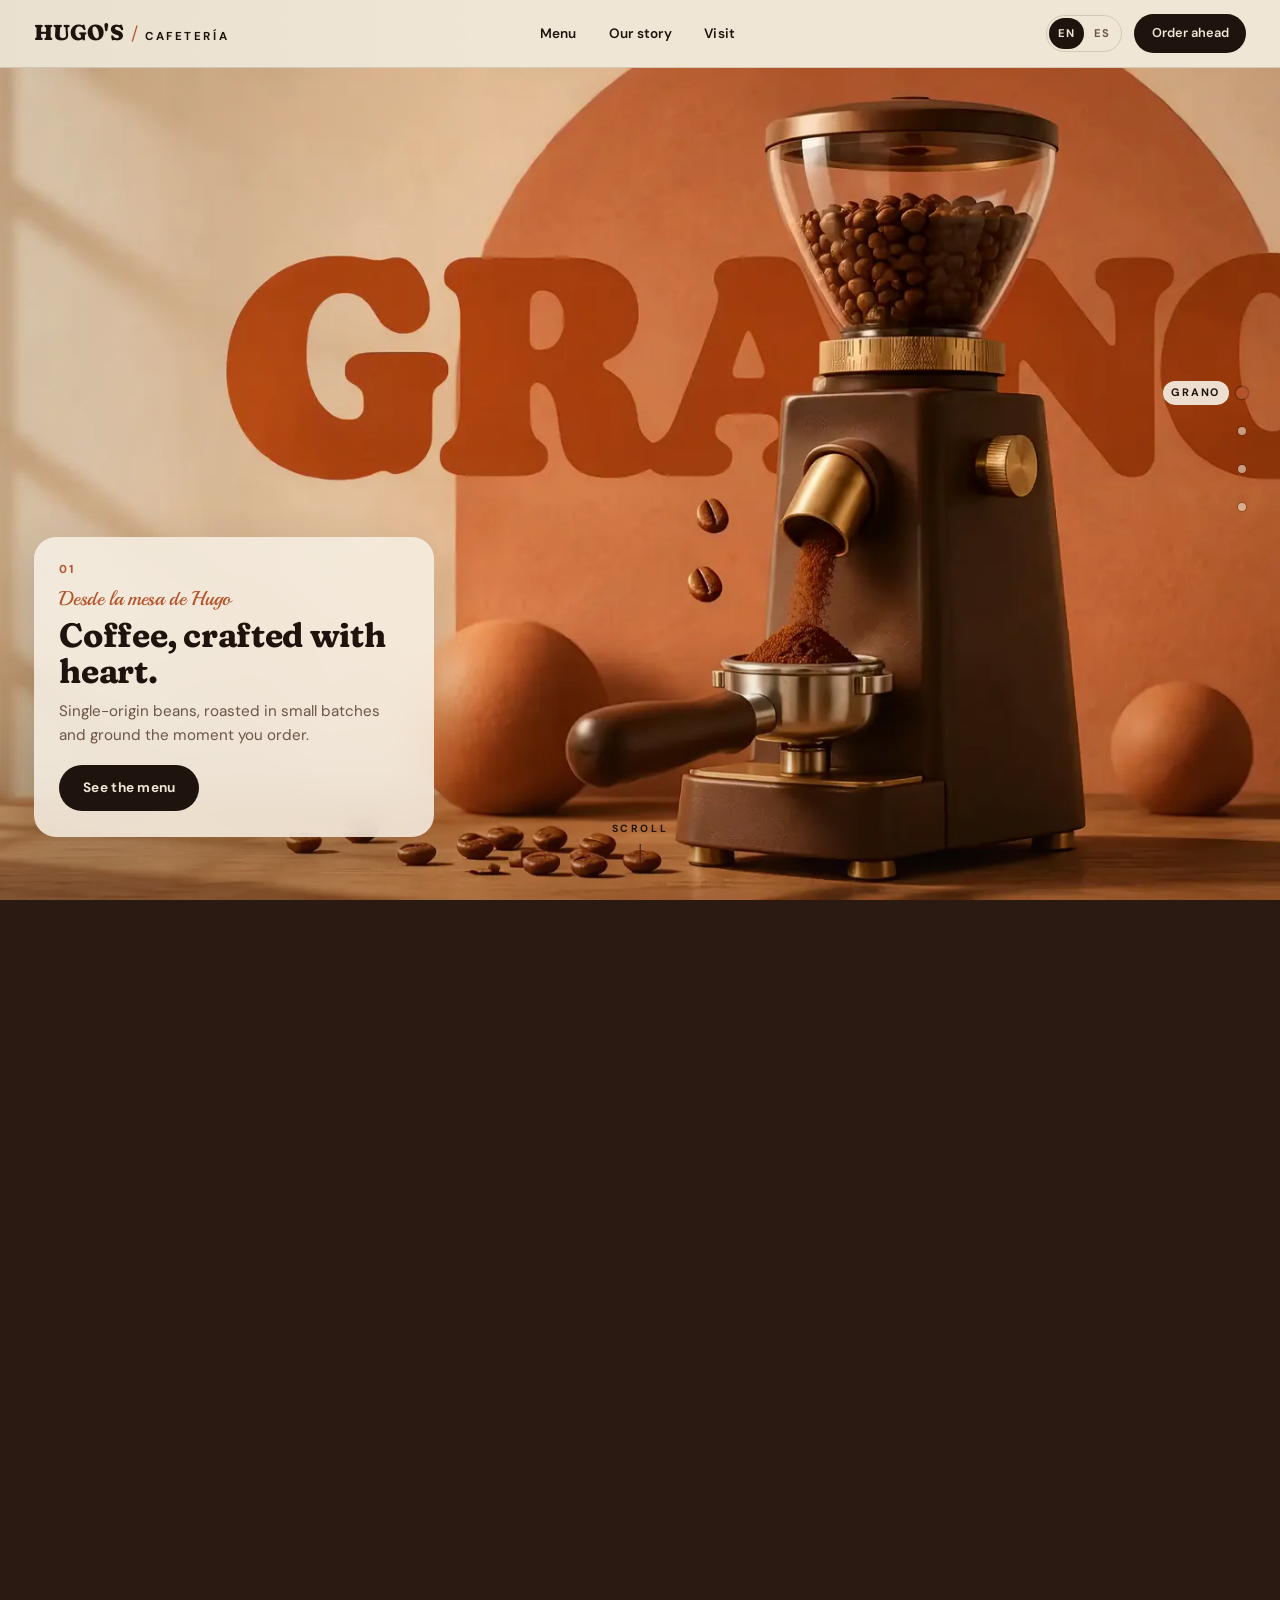
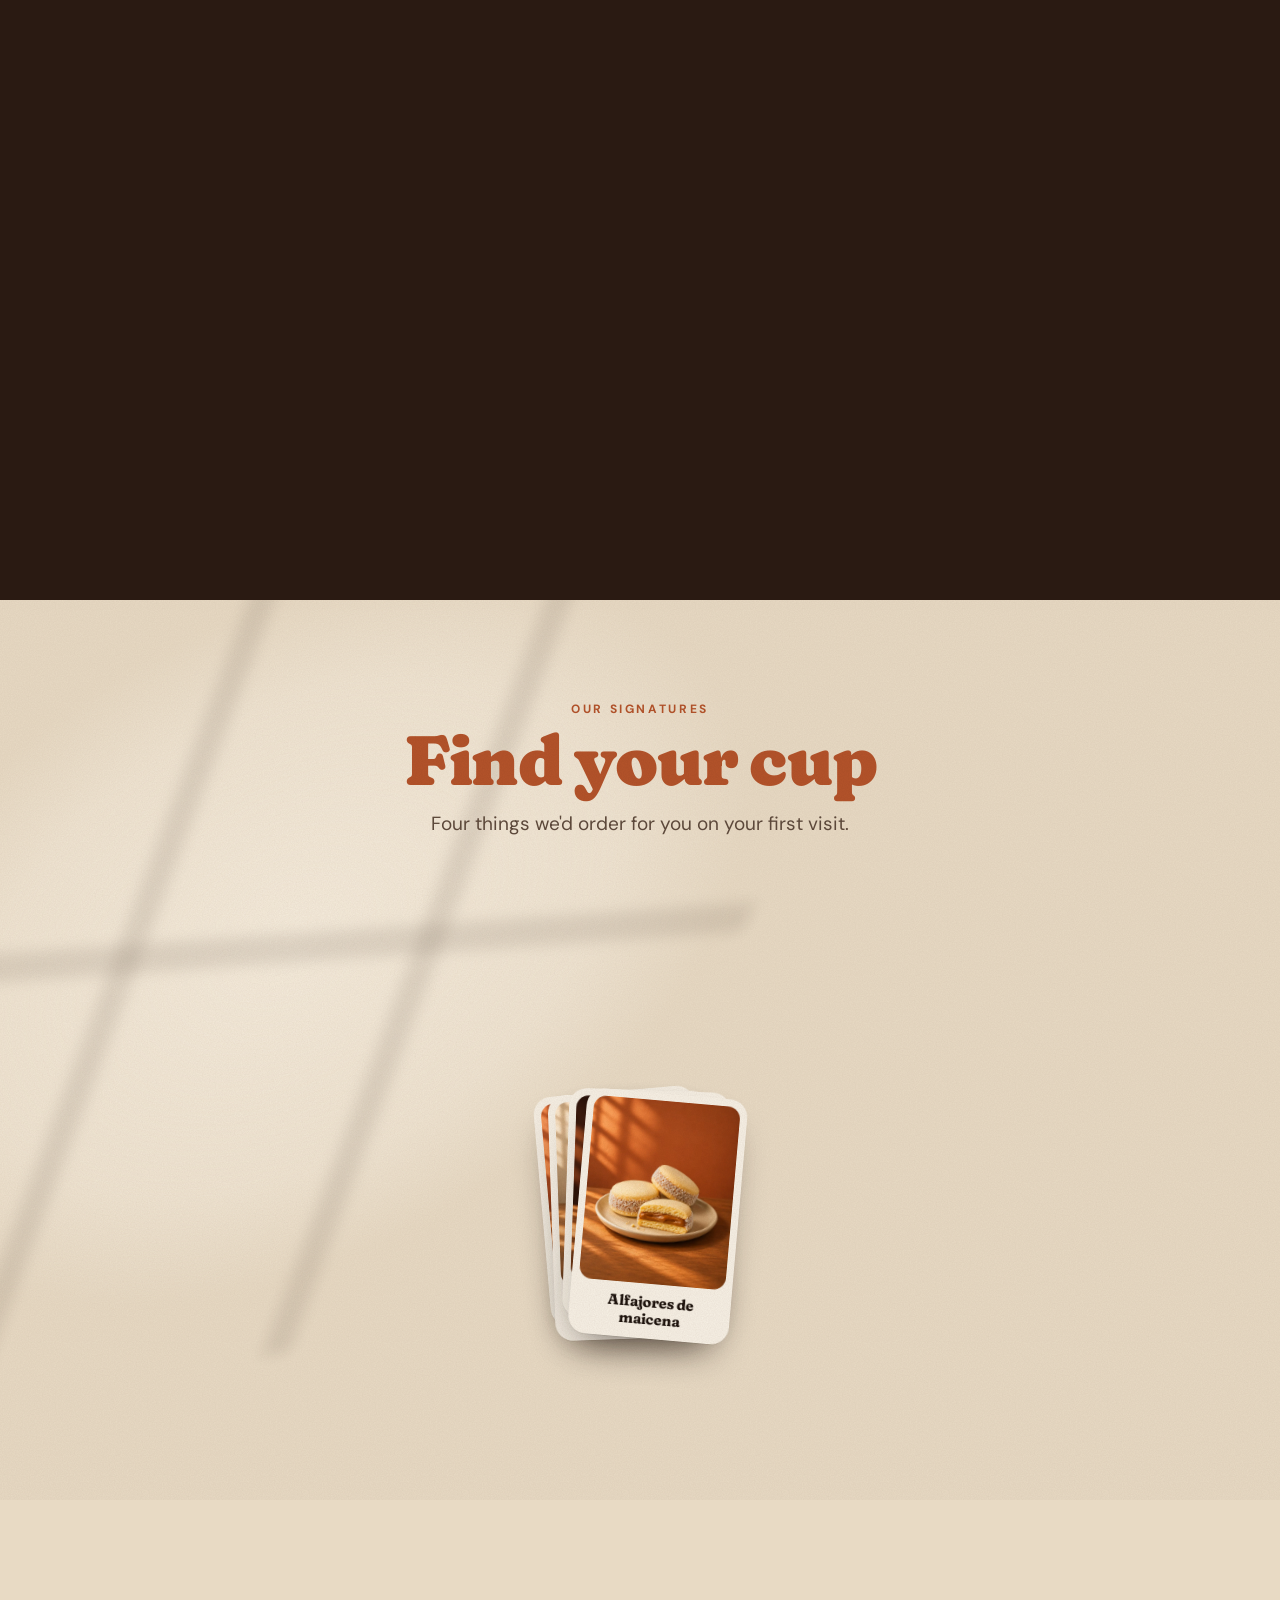
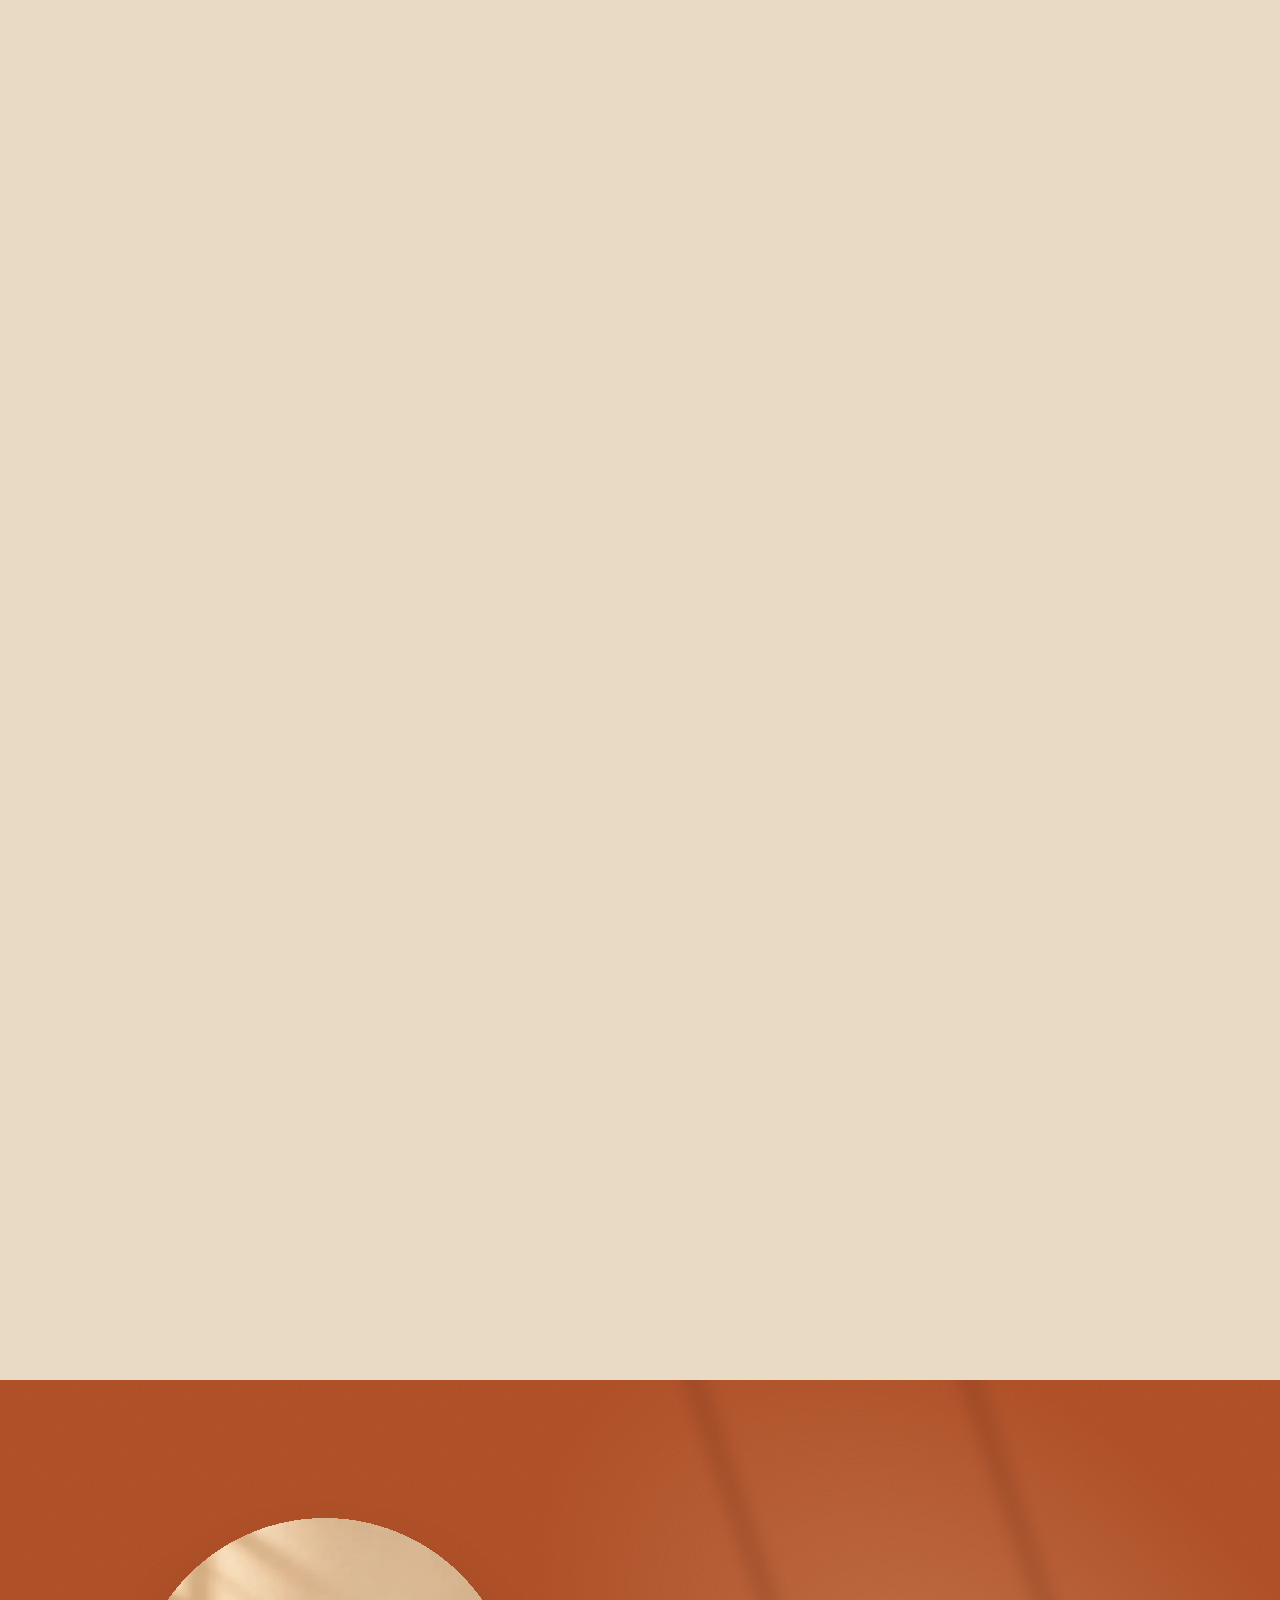
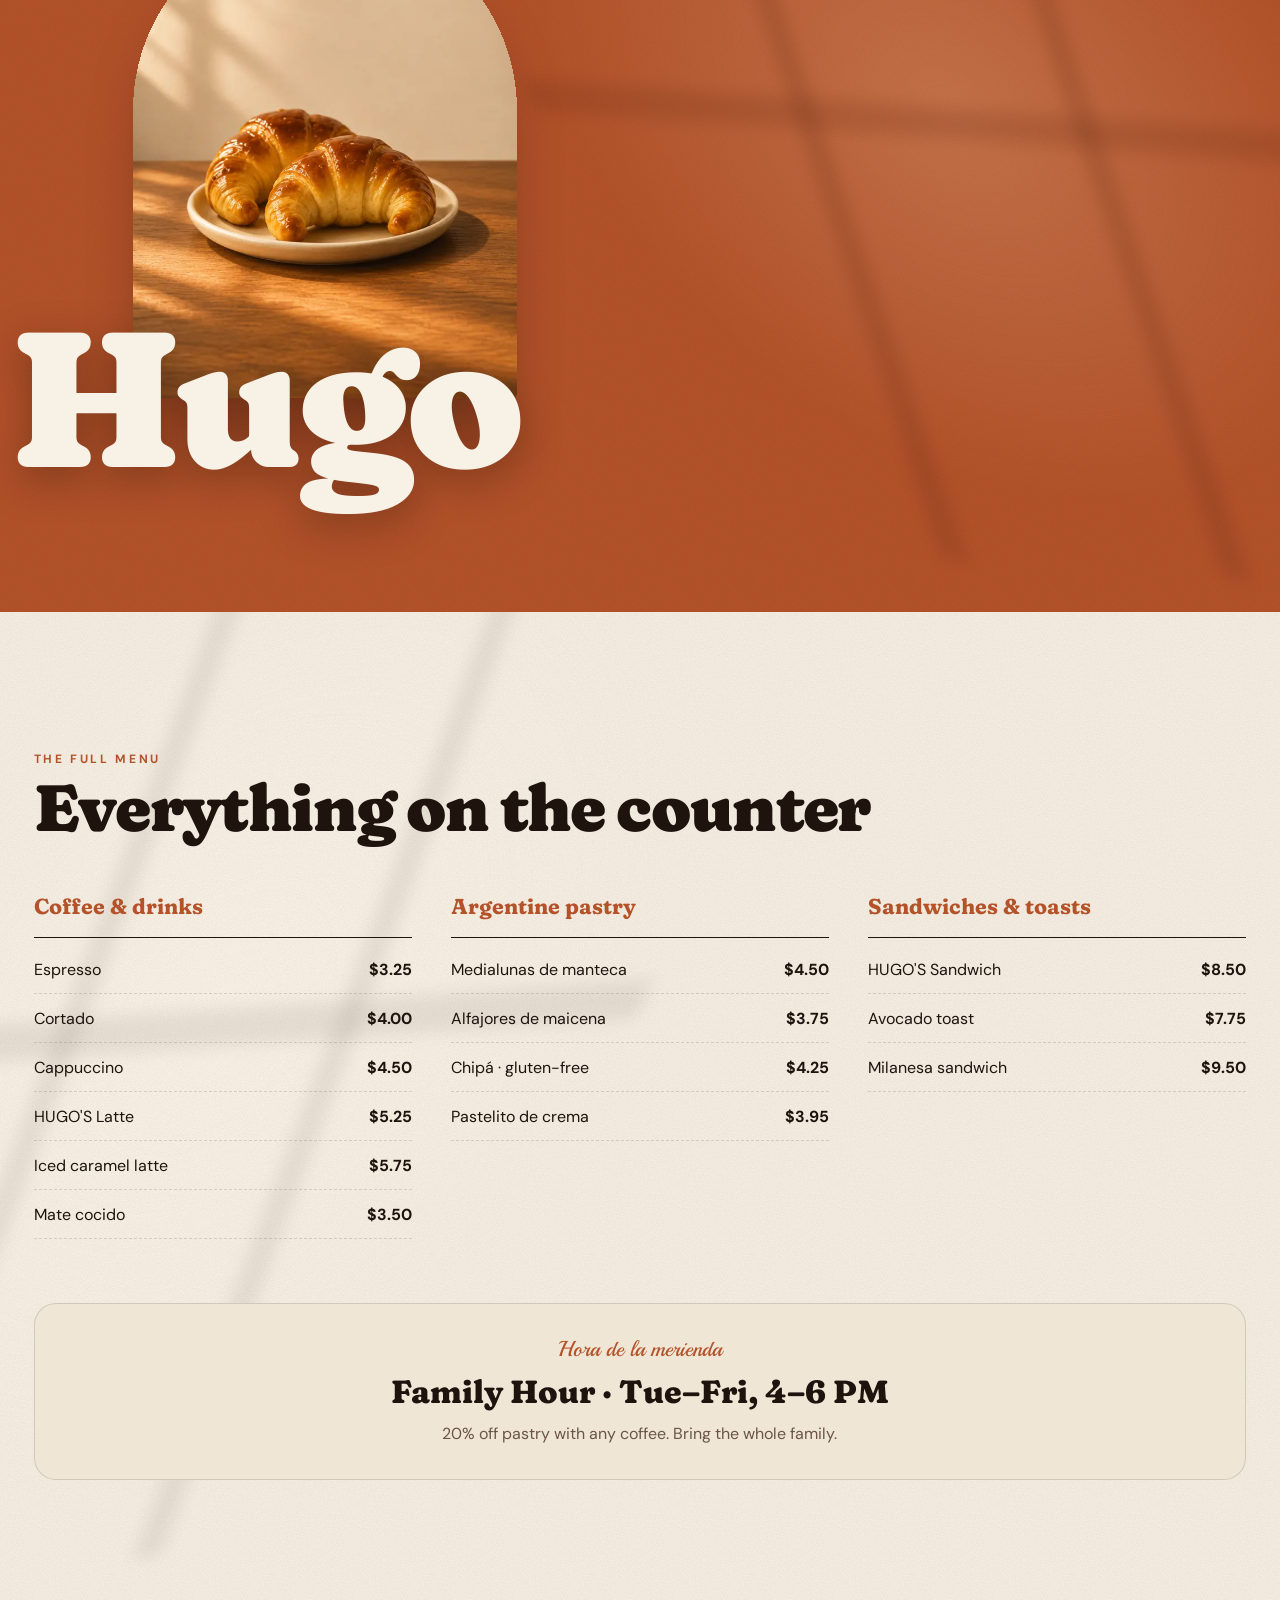
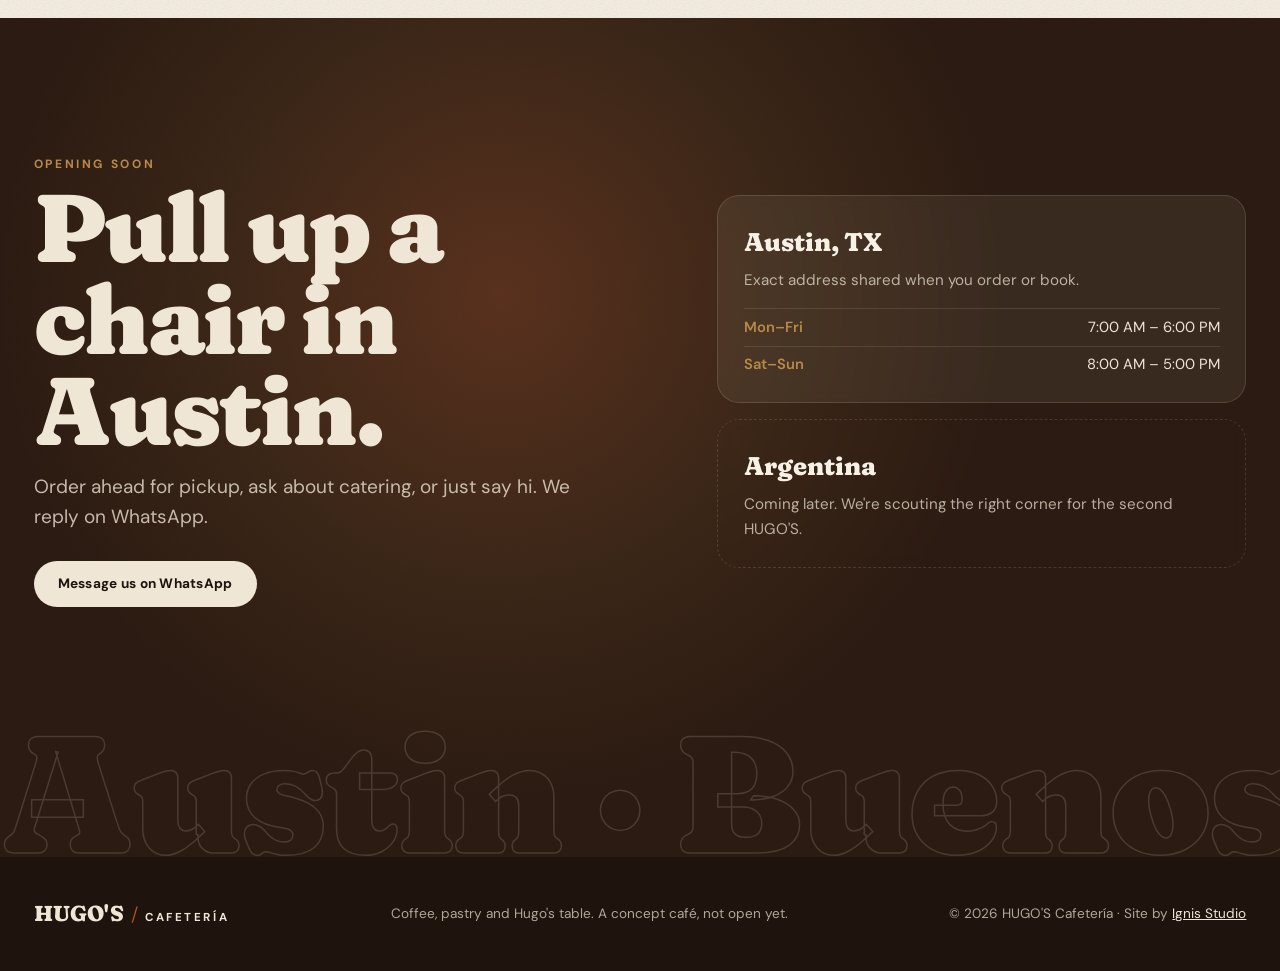
<file: index.html>
<!DOCTYPE html>
<html lang="en" class="no-js">
<head>
  <meta charset="utf-8">
  <meta name="viewport" content="width=device-width, initial-scale=1, viewport-fit=cover">
  <title>HUGO'S Cafetería · Coffee & Argentine Pastry · Austin, TX</title>
  <meta name="description" content="Specialty coffee and Argentine pastry in Austin, TX. Espresso, cortado and medialunas, served the way Hugo did at his kitchen table.">
  <meta name="theme-color" content="#EFE6D6">
  <meta property="og:title" content="HUGO'S Cafetería">
  <meta property="og:description" content="Specialty coffee and Argentine pastry in Austin, TX.">
  <meta property="og:image" content="https://fenix-emanuel.github.io/hugos-cafeteria/img/og.jpg">
  <meta name="twitter:card" content="summary_large_image">
  <link rel="icon" href="img/favicon.svg" type="image/svg+xml">

  <!-- Precarga del primer frame: es lo primero que se ve -->
  <link rel="preload" as="image" href="atlas/desktop/0001.webp" media="(min-aspect-ratio: 1/1)">
  <link rel="preload" as="image" href="atlas/mobile/0001.webp" media="(max-aspect-ratio: 1/1)">

  <!-- Tipografías propias del sitio (más rápido, sin depender de Google) -->
  <link rel="preload" as="font" type="font/woff2" href="fonts/fraunces-soft.woff2" crossorigin>
  <link rel="stylesheet" href="styles.css">
</head>
<body>
  <a class="skip-link" href="#main" data-i18n="skip">Skip to content</a>

  <!-- ============ Pantalla de carga ============ -->
  <div class="loader" id="loader" aria-hidden="true">
    <div class="loader__mark">HUGO'S</div>
    <div class="loader__bar"><span id="loaderBar"></span></div>
  </div>

  <!-- ============ Header ============ -->
  <header class="header" id="header">
    <a class="brand" href="#top" aria-label="HUGO'S Cafetería, home">
      <span class="brand__name">HUGO'S</span><span class="brand__slash">/</span><span class="brand__sub" data-i18n="brandSub">CAFETERÍA</span>
    </a>
    <nav class="nav" id="nav" aria-label="Main">
      <a href="#menu" data-i18n="navMenu">Menu</a>
      <a href="#story" data-i18n="navStory">Our story</a>
      <a href="#visit" data-i18n="navVisit">Visit</a>
    </nav>
    <div class="header__actions">
      <div class="lang" role="group" aria-label="Language">
        <button type="button" data-lang="en" aria-pressed="true">EN</button>
        <button type="button" data-lang="es" aria-pressed="false">ES</button>
      </div>
      <a class="pill" href="#visit" data-wa data-i18n="order">Order ahead</a>
      <button class="burger" id="burger" type="button" aria-expanded="false" aria-controls="nav" aria-label="Menu"><span></span><span></span></button>
    </div>
  </header>

  <main id="main">
    <!-- ============ Escena cinemática (scroll) ============
         Un canvas fijo dibuja la secuencia de frames.
         Cada capítulo tiene un "descanso" donde la palabra gigante queda quieta. -->
    <section class="stage" id="top" aria-label="Hugo's coffee ritual">
      <div class="stage__pin">
        <canvas class="stage__canvas" id="stageCanvas" aria-hidden="true"></canvas>
        <div class="stage__vignette" aria-hidden="true"></div>

        <div class="chapter is-active" data-chapter="0">
          <p class="chapter__num">01</p>
          <h1 class="chapter__title"><span class="script" data-i18n="c0script">Desde la mesa de Hugo</span><span data-i18n="c0title">Coffee, crafted with heart.</span></h1>
          <p class="chapter__text" data-i18n="c0text">Single-origin beans, roasted in small batches and ground the moment you order.</p>
          <a class="btn btn--dark" href="#menu" data-i18n="c0cta">See the menu</a>
        </div>
        <div class="chapter chapter--light" data-chapter="1">
          <p class="chapter__num">02</p>
          <h2 class="chapter__title" data-i18n="c1title">Pulled fresh, every time.</h2>
          <p class="chapter__text" data-i18n="c1text">Thick crema, caramel and cocoa notes. This season: Huila, Colombia.</p>
        </div>
        <div class="chapter" data-chapter="2">
          <p class="chapter__num">03</p>
          <h2 class="chapter__title" data-i18n="c2title">Half espresso, half warm milk.</h2>
          <p class="chapter__text" data-i18n="c2text">The cortado: what every morning in Buenos Aires tastes like.</p>
        </div>
        <div class="chapter" data-chapter="3">
          <p class="chapter__num">04</p>
          <h2 class="chapter__title" data-i18n="c3title">The best part of the afternoon.</h2>
          <p class="chapter__text" data-i18n="c3text">Butter medialunas baked every morning, just like at my dad's table.</p>
          <a class="btn btn--dark" href="#menu" data-i18n="c3cta">Find your merienda</a>
        </div>

        <ol class="progress" aria-hidden="true">
          <li class="is-active"><span>Grano</span></li>
          <li><span>Espresso</span></li>
          <li><span>Cortado</span></li>
          <li><span>Merienda</span></li>
        </ol>
        <p class="scroll-hint" aria-hidden="true"><span data-i18n="scroll">Scroll</span><i></i></p>
      </div>
    </section>

    <!-- ============ Favoritos (tarjetas de producto) ============ -->
    <!-- Las tarjetas empiezan como un mazo, se abren en abanico y cada plato
         pasa al frente con su explicación. Todo con GSAP, sin video. -->
    <section class="picks" id="menu">
      <div class="picks__pin">
        <!-- Ambiente: luz de ventana sobre la pared + textura de papel (CSS, sin imágenes) -->
        <div class="picks__light" aria-hidden="true"></div>
        <div class="picks__grain" aria-hidden="true"></div>
        <header class="section-head picks__head">
          <p class="eyebrow" data-i18n="picksEyebrow">Our signatures</p>
          <h2 class="display" data-i18n="picksTitle">Find your cup</h2>
          <p class="lead" data-i18n="picksLead">Four things we'd order for you on your first visit.</p>
        </header>

        <div class="fan" aria-hidden="true">
          <span class="fan__arch"></span>
          <figure class="fan__card"><img src="img/latte.webp" alt="" width="800" height="1000"><figcaption>HUGO'S Latte</figcaption></figure>
          <figure class="fan__card"><img src="img/medialunas.webp" alt="" width="800" height="1000"><figcaption data-i18n="p2name">Medialunas de manteca</figcaption></figure>
          <figure class="fan__card"><img src="img/sandwich.webp" alt="" width="800" height="1000"><figcaption>HUGO'S Sandwich</figcaption></figure>
          <figure class="fan__card"><img src="img/alfajores.webp" alt="" width="800" height="1000"><figcaption data-i18n="p4name">Alfajores de maicena</figcaption></figure>
        </div>

        <!-- Explicación de cada plato (también es la versión accesible de las tarjetas) -->
        <ol class="dishes">
          <li class="dish">
            <p class="dish__count">01 / 04</p>
            <h3 class="dish__name">HUGO'S Latte</h3>
            <p class="dish__text" data-i18n="d1">Our house latte: a double shot of this season's Huila, Colombia, with silky steamed milk and a rosetta on top. Smooth, a little caramel, never bitter.</p>
            <p class="dish__meta"><span class="price">$5.25</span><span class="tag" data-i18n="d1tag">Hot or iced</span></p>
          </li>
          <li class="dish">
            <p class="dish__count">02 / 04</p>
            <h3 class="dish__name" data-i18n="p2name">Medialunas de manteca</h3>
            <p class="dish__text" data-i18n="d2">Argentina's breakfast croissant: smaller, sweeter and brushed with syrup. Laminated with butter overnight and baked every morning. Dip one in your cortado.</p>
            <p class="dish__meta"><span class="price">$4.50</span><span class="tag" data-i18n="d2tag">2 units · baked daily</span></p>
          </li>
          <li class="dish">
            <p class="dish__count">03 / 04</p>
            <h3 class="dish__name">HUGO'S Sandwich</h3>
            <p class="dish__text" data-i18n="d3">A tostado done right: ham, melted cheese and roasted red pepper, pressed on rustic bread until crisp. Breakfast that lasts you until lunch.</p>
            <p class="dish__meta"><span class="price">$8.50</span><span class="tag" data-i18n="d3tag">Pressed to order</span></p>
          </li>
          <li class="dish">
            <p class="dish__count">04 / 04</p>
            <h3 class="dish__name" data-i18n="p4name">Alfajores de maicena</h3>
            <p class="dish__text" data-i18n="d4">Two soft cornstarch cookies that melt in your mouth, a thick layer of dulce de leche and coconut on the edge. The taste of every Argentine childhood.</p>
            <p class="dish__meta"><span class="price">$3.75</span><span class="tag" data-i18n="d4tag">2 units · dulce de leche</span></p>
          </li>
        </ol>

        <a class="btn btn--dark picks__cta" href="#menuTitle" data-i18n="picksCta">See the full menu</a>
      </div>
    </section>

    <!-- ============ Historia ============ -->
    <section class="story" id="story">
      <div class="amb amb--light" aria-hidden="true"></div>
      <div class="amb amb--grain" aria-hidden="true"></div>
      <div class="container story__grid">
        <!-- La palabra "Hugo" delante de un arco con foto, como las escenas del principio -->
        <div class="story__visual" aria-hidden="true">
          <figure class="story__arch"><img src="img/medialunas.webp" alt="" width="800" height="1000" loading="lazy"></figure>
          <div class="story__word">Hugo</div>
        </div>
        <div class="story__body reveal">
          <p class="eyebrow" data-i18n="storyEyebrow">Our story</p>
          <h2 class="display display--md" data-i18n="storyTitle">A place named after my dad.</h2>
          <p data-i18n="story1">My dad's name was Hugo. Our kitchen table was the center of everything: coffee in the morning, something sweet on the table, people coming and going. There was always room for one more.</p>
          <p data-i18n="story2">When I moved to Texas, I brought that table with me. Specialty coffee done properly, the pastries I grew up eating, and a room that feels like somebody's home.</p>
          <dl class="stats">
            <div><dt>100%</dt><dd data-i18n="s1">Baked in-house</dd></div>
            <div><dt>2</dt><dd data-i18n="s2">Countries, one table</dd></div>
            <div><dt>1</dt><dd data-i18n="s3">Name that started it all</dd></div>
          </dl>
        </div>
      </div>
    </section>

    <!-- ============ Menú completo ============ -->
    <section class="menu" aria-labelledby="menuTitle">
      <div class="amb amb--light" aria-hidden="true"></div>
      <div class="amb amb--grain" aria-hidden="true"></div>
      <div class="container">
        <header class="section-head">
          <p class="eyebrow" data-i18n="menuEyebrow">The full menu</p>
          <h2 class="display display--md" id="menuTitle" data-i18n="menuTitle">Everything on the counter</h2>
        </header>
        <div class="menu__cols">
          <div class="menu__col reveal">
            <h3 data-i18n="m1">Coffee & drinks</h3>
            <ul>
              <li><span>Espresso</span><b>$3.25</b></li>
              <li><span>Cortado</span><b>$4.00</b></li>
              <li><span>Cappuccino</span><b>$4.50</b></li>
              <li><span>HUGO'S Latte</span><b>$5.25</b></li>
              <li><span data-i18n="iced">Iced caramel latte</span><b>$5.75</b></li>
              <li><span>Mate cocido</span><b>$3.50</b></li>
            </ul>
          </div>
          <div class="menu__col reveal">
            <h3 data-i18n="m2">Argentine pastry</h3>
            <ul>
              <li><span data-i18n="p2name">Medialunas de manteca</span><b>$4.50</b></li>
              <li><span data-i18n="p4name">Alfajores de maicena</span><b>$3.75</b></li>
              <li><span data-i18n="chipa">Chipá · gluten-free</span><b>$4.25</b></li>
              <li><span>Pastelito de crema</span><b>$3.95</b></li>
            </ul>
          </div>
          <div class="menu__col reveal">
            <h3 data-i18n="m3">Sandwiches & toasts</h3>
            <ul>
              <li><span>HUGO'S Sandwich</span><b>$8.50</b></li>
              <li><span data-i18n="avo">Avocado toast</span><b>$7.75</b></li>
              <li><span data-i18n="mila">Milanesa sandwich</span><b>$9.50</b></li>
            </ul>
          </div>
        </div>
        <aside class="special reveal">
          <p class="script" data-i18n="specialScript">Hora de la merienda</p>
          <p class="special__title" data-i18n="specialTitle">Family Hour · Tue–Fri, 4–6 PM</p>
          <p data-i18n="specialText">20% off pastry with any coffee. Bring the whole family.</p>
        </aside>
      </div>
    </section>

    <!-- ============ Visitanos ============ -->
    <section class="visit" id="visit">
      <div class="amb amb--glow" aria-hidden="true"></div>
      <div class="amb amb--grain amb--grain-dark" aria-hidden="true"></div>
      <!-- Dos países, una sola mesa: la frase avanza con el scroll -->
      <div class="visit__marquee" aria-hidden="true"><span>Austin · Buenos Aires · Austin · Buenos Aires · Austin · Buenos Aires ·</span></div>
      <div class="container visit__grid">
        <div class="reveal">
          <p class="eyebrow eyebrow--light" data-i18n="visitEyebrow">Opening soon</p>
          <h2 class="display display--light" data-i18n="visitTitle">Pull up a chair in Austin.</h2>
          <p class="lead lead--light" data-i18n="visitLead">Order ahead for pickup, ask about catering, or just say hi. We reply on WhatsApp.</p>
          <a class="btn btn--cream" href="#" data-wa data-i18n="waCta">Message us on WhatsApp</a>
        </div>
        <div class="visit__cards">
          <div class="visit__card reveal">
            <h3>Austin, TX</h3>
            <p data-i18n="addr">Exact address shared when you order or book.</p>
            <dl>
              <div><dt data-i18n="wk">Mon–Fri</dt><dd>7:00 AM – 6:00 PM</dd></div>
              <div><dt data-i18n="we">Sat–Sun</dt><dd>8:00 AM – 5:00 PM</dd></div>
            </dl>
          </div>
          <div class="visit__card visit__card--soft reveal">
            <h3>Argentina</h3>
            <p data-i18n="arg">Coming later. We're scouting the right corner for the second HUGO'S.</p>
          </div>
        </div>
      </div>
    </section>
  </main>

  <footer class="footer">
    <div class="container footer__inner">
      <a class="brand brand--light" href="#top"><span class="brand__name">HUGO'S</span><span class="brand__slash">/</span><span class="brand__sub" data-i18n="brandSub">CAFETERÍA</span></a>
      <p data-i18n="foot">Coffee, pastry and Hugo's table. A concept café, not open yet.</p>
      <p class="footer__credit">© 2026 HUGO'S Cafetería · <span data-i18n="madeBy">Site by</span> <a href="https://theignisstudio.com">Ignis Studio</a></p>
    </div>
  </footer>

  <!-- Librerías servidas desde el propio sitio (GSAP 3.12.5, Lenis 1.1.13) -->
  <script src="vendor/gsap.min.js"></script>
  <script src="vendor/ScrollTrigger.min.js"></script>
  <script src="vendor/lenis.min.js"></script>
  <script src="main.js"></script>
</body>
</html>
</file>
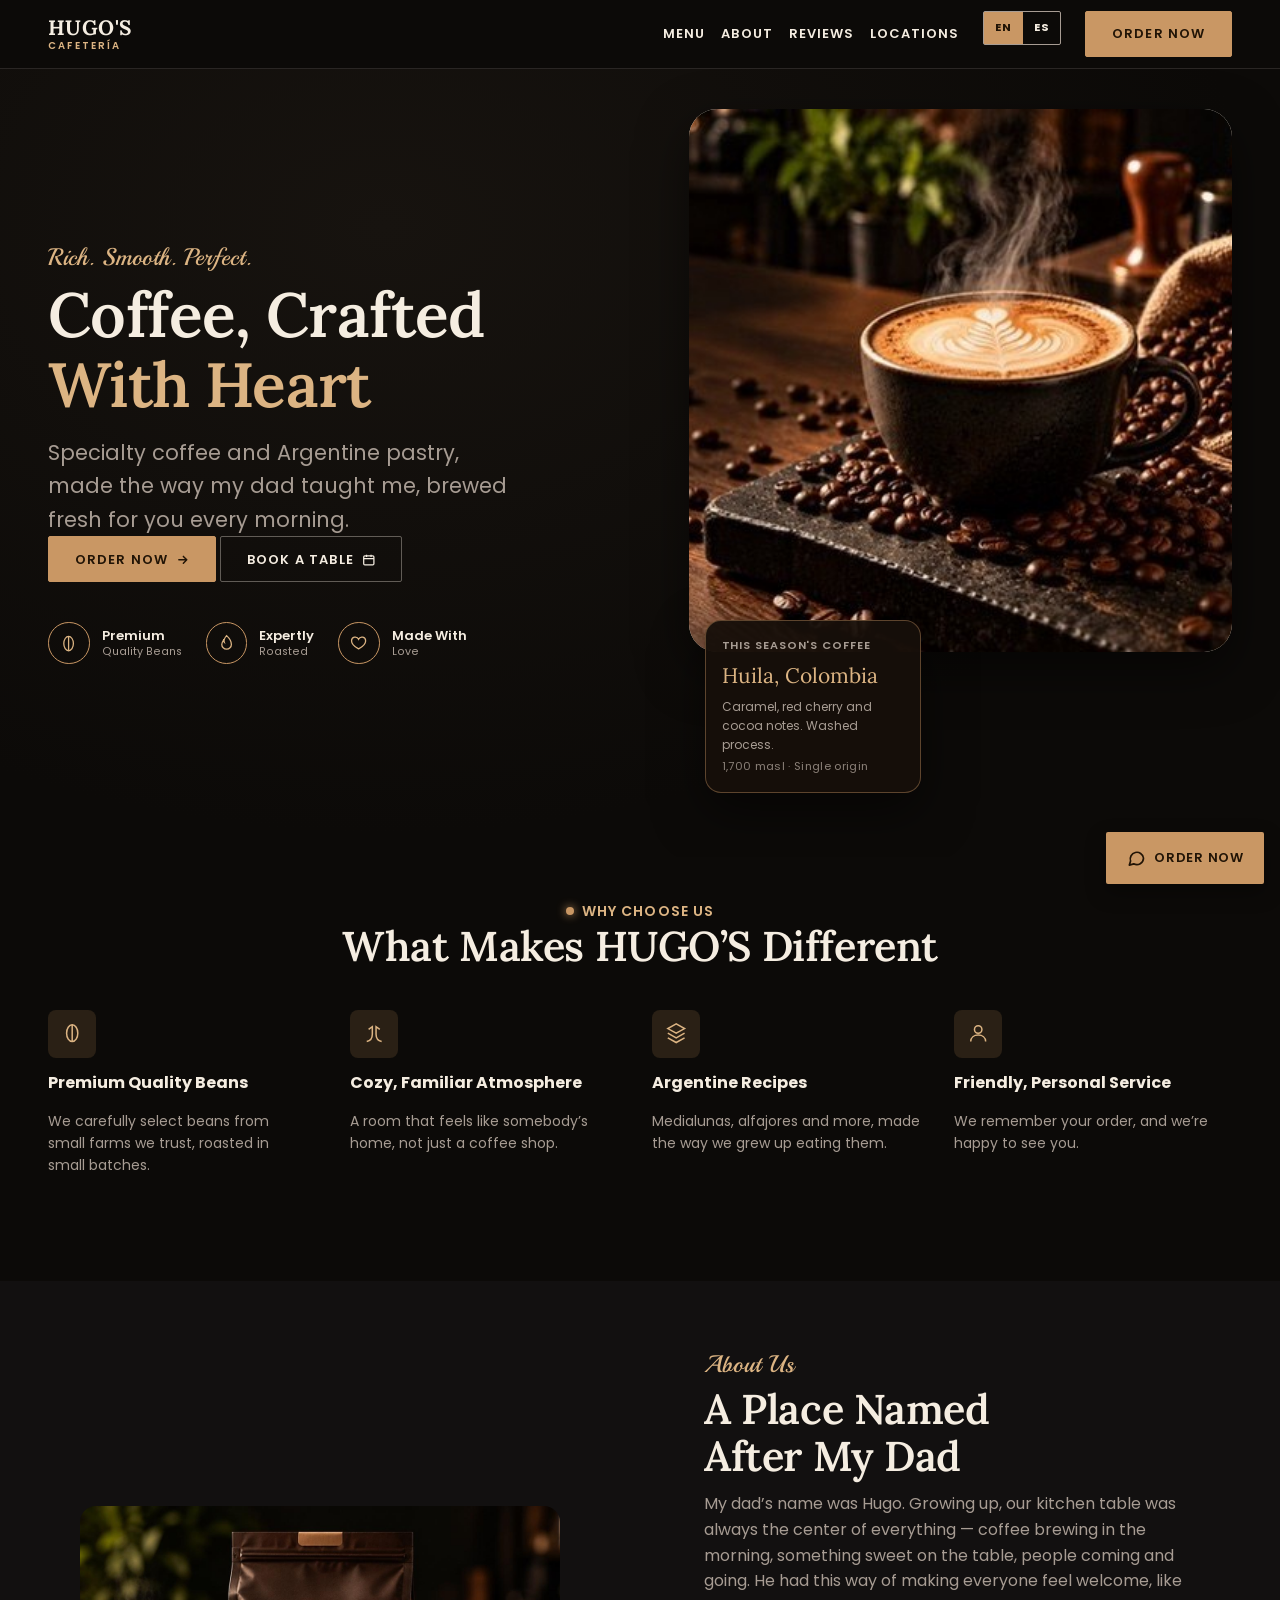
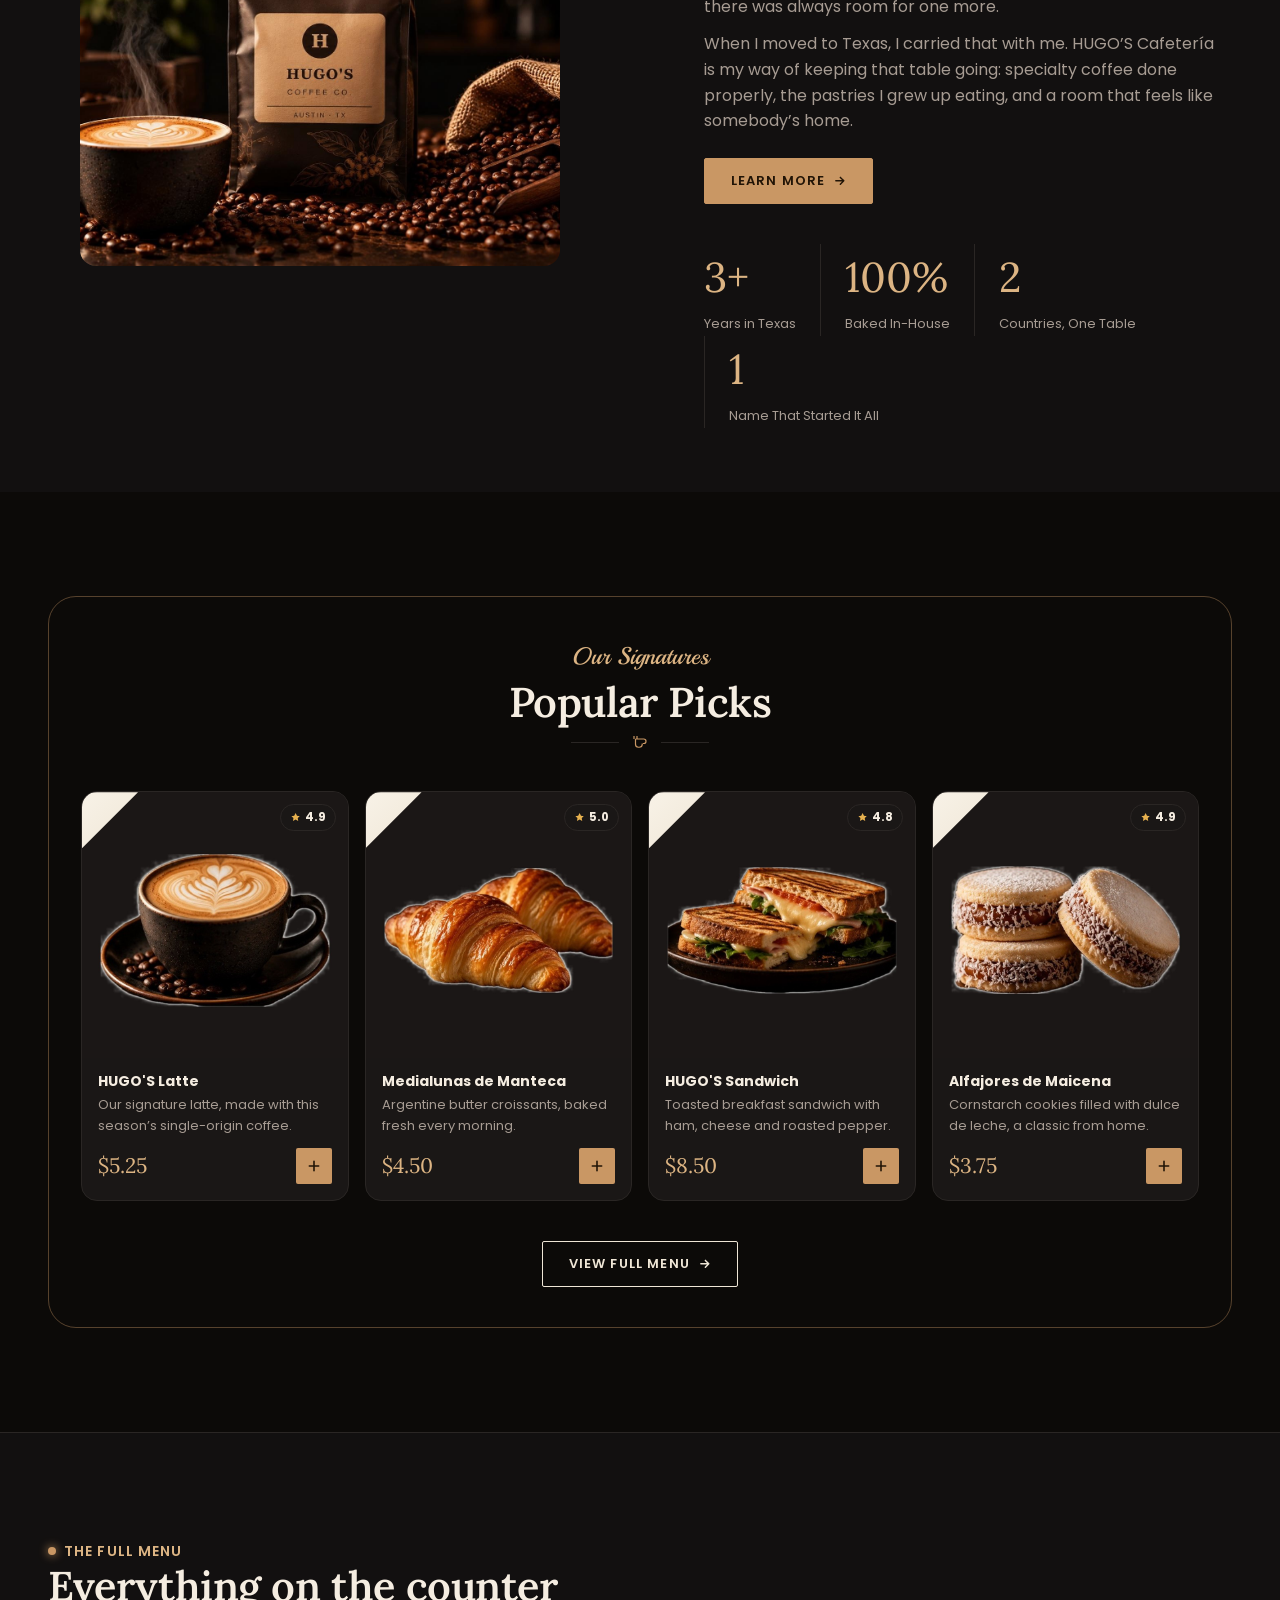
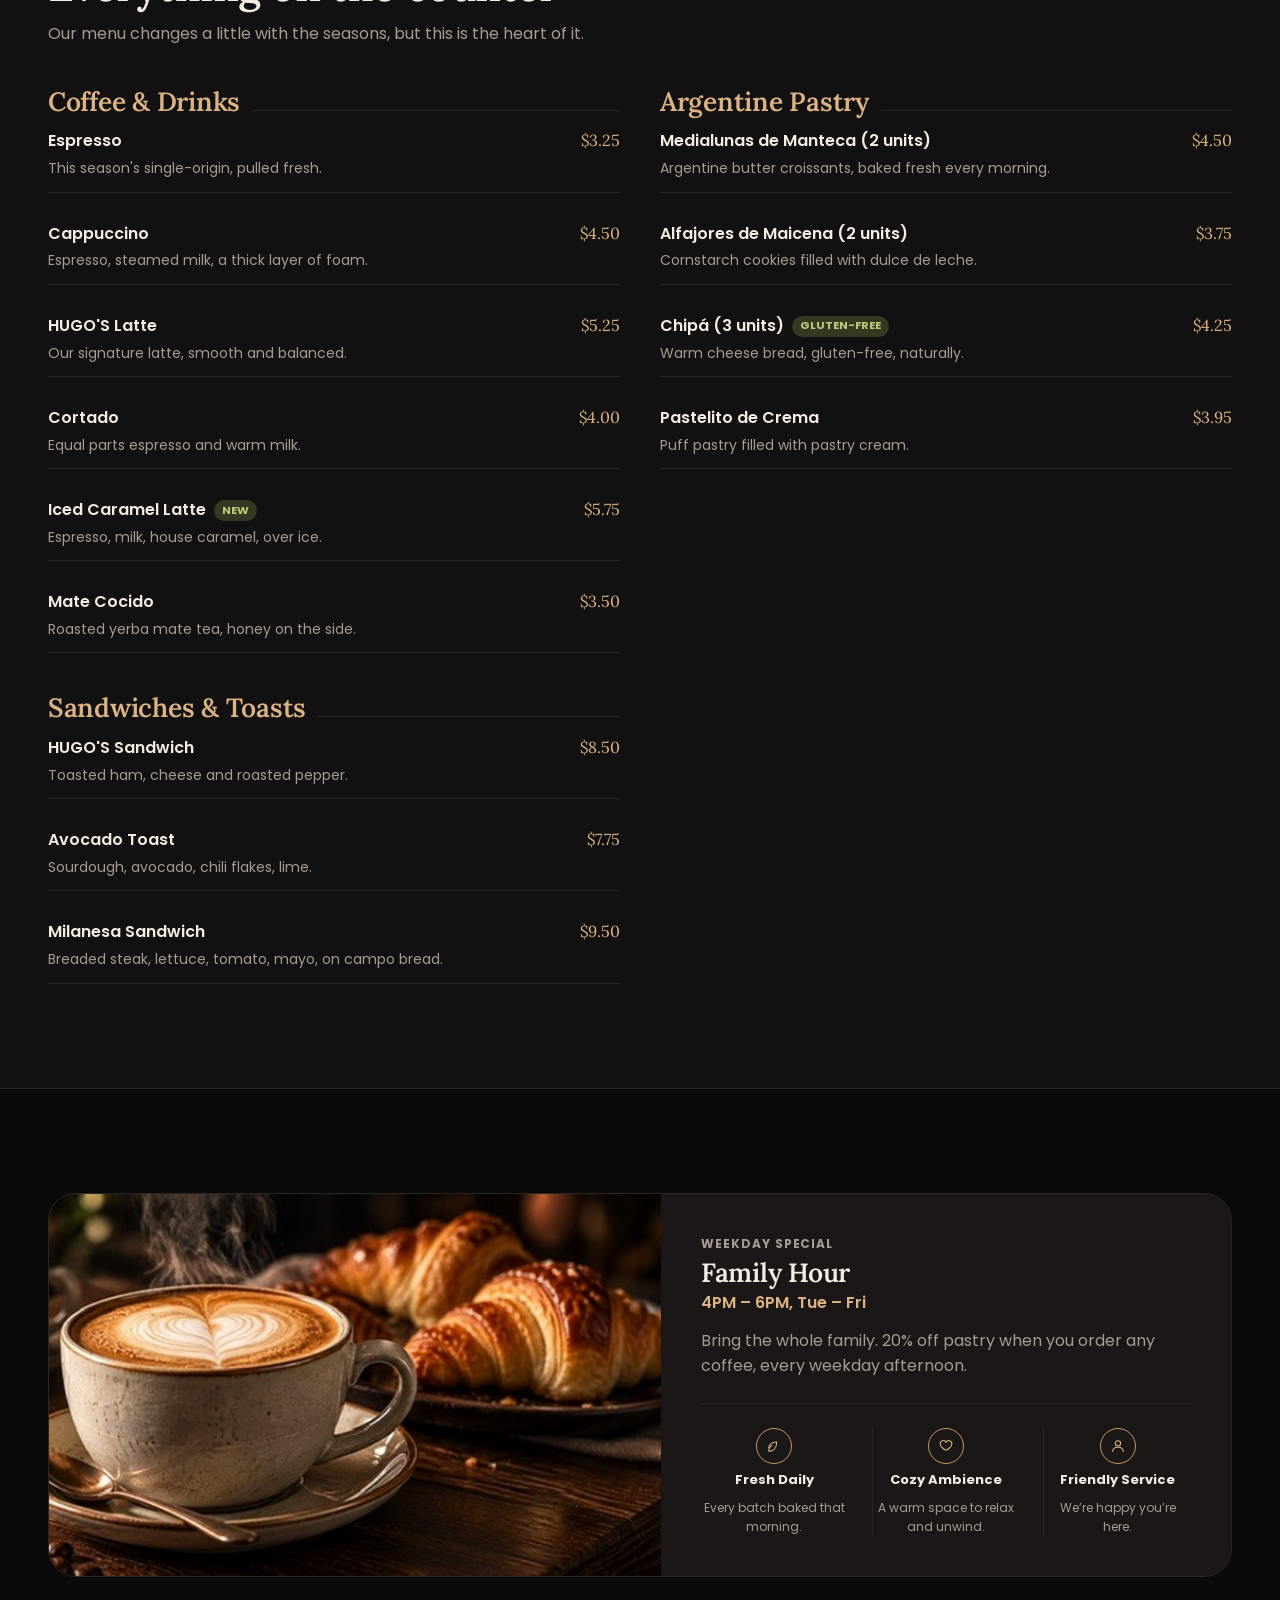
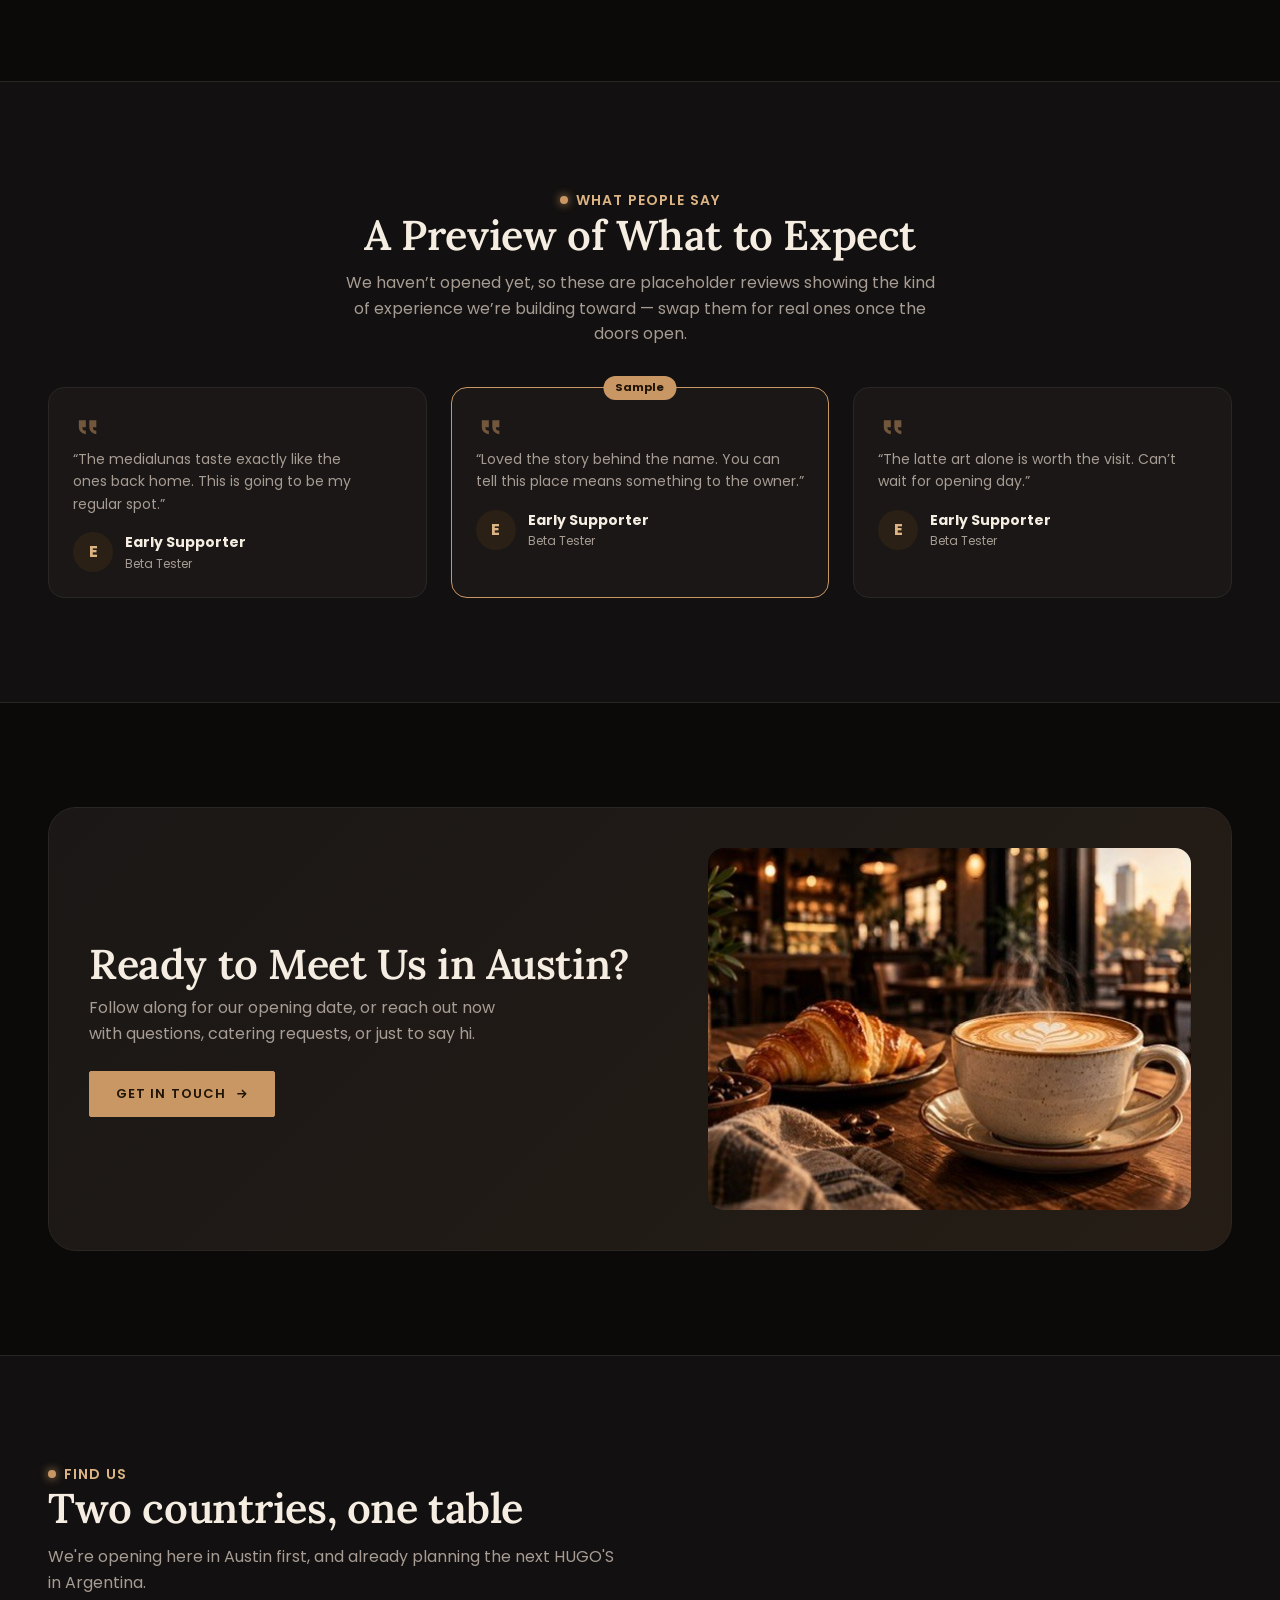
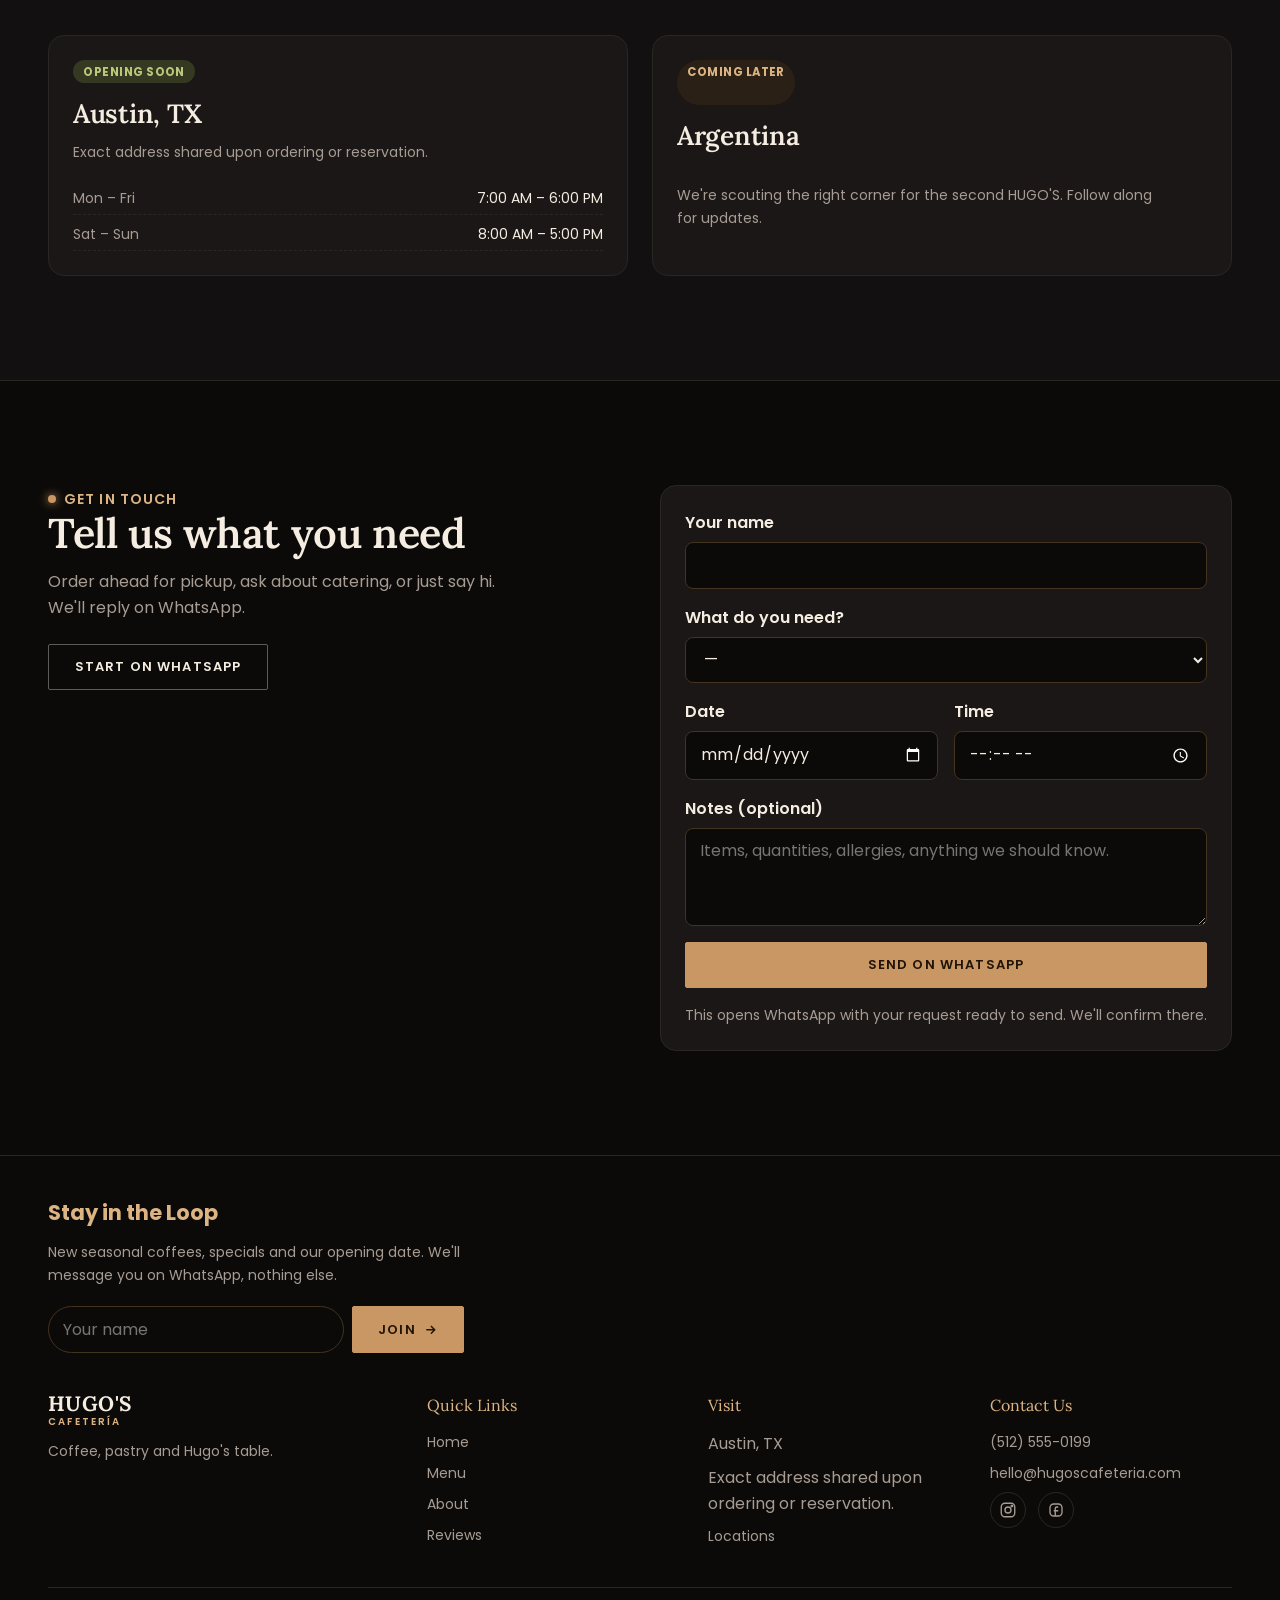
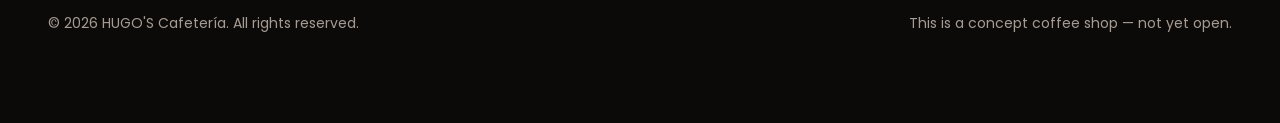
<file: v1/index.html>
<!DOCTYPE html>
<html lang="en">
<head>
  <meta charset="utf-8">
  <meta name="viewport" content="width=device-width, initial-scale=1">

  <title>HUGO'S Cafetería | Coffee & Argentine Pastry, Austin TX</title>
  <meta name="description" content="Specialty coffee, Argentine pastry and breakfast sandwiches in Austin, TX. A warm corner named after my dad.">
  <meta name="theme-color" content="#170F0A">

  <link rel="icon" href="assets/icons/favicon.svg" type="image/svg+xml">

  <link rel="preconnect" href="https://fonts.googleapis.com">
  <link rel="preconnect" href="https://fonts.gstatic.com" crossorigin>
  <link rel="stylesheet" href="https://fonts.googleapis.com/css2?family=Playball&family=Lora:wght@500;600;700&family=Poppins:wght@400;500;600;700&display=swap">

  <link rel="stylesheet" href="css/variables.css">
  <link rel="stylesheet" href="css/reset.css">
  <link rel="stylesheet" href="css/base.css">
  <link rel="stylesheet" href="css/layout.css">
  <link rel="stylesheet" href="css/beans.css">
  <link rel="stylesheet" href="css/components.css">
  <link rel="stylesheet" href="css/chat.css">
  <link rel="stylesheet" href="css/responsive.css">
</head>

<body id="top">
  <a class="skip-link" href="#main" data-i18n="skip">Skip to main content</a>

  <!-- ===================== HEADER ===================== -->
  <header class="site-header">
    <div class="container site-header__inner">
      <a class="brand" href="#top" aria-label="HUGO'S Cafetería">
        <span class="brand__mark">HUGO'S</span>
        <span>Cafetería</span>
      </a>

      <button class="nav-toggle" type="button" aria-expanded="false" aria-controls="site-nav" data-nav-toggle>
        <span class="visually-hidden" data-i18n="nav.toggle">Menu</span>
        <svg width="22" height="22" viewBox="0 0 24 24" fill="none" stroke="currentColor" stroke-width="2" stroke-linecap="round" aria-hidden="true"><path d="M4 7h16M4 12h16M4 17h16"/></svg>
      </button>

      <nav class="site-nav" id="site-nav" data-nav-menu data-i18n-aria-label="nav.label" aria-label="Main navigation">
        <ul class="site-nav__list">
          <li><a class="site-nav__link" href="#menu" data-i18n="nav.menu">Menu</a></li>
          <li><a class="site-nav__link" href="#about" data-i18n="nav.about">About</a></li>
          <li><a class="site-nav__link" href="#reviews" data-i18n="nav.reviews">Reviews</a></li>
          <li><a class="site-nav__link" href="#locations" data-i18n="nav.locations">Locations</a></li>
        </ul>
        <div class="lang-switch" role="group" data-i18n-aria-label="nav.language" aria-label="Language">
          <button class="lang-switch__button" type="button" data-lang-option="en" aria-pressed="true" lang="en">EN</button>
          <button class="lang-switch__button" type="button" data-lang-option="es" aria-pressed="false" lang="es">ES</button>
        </div>
        <button class="button button--primary" type="button" data-chat-open data-i18n="nav.cta">Order Now</button>
      </nav>
    </div>
  </header>

  <main id="main">

    <!-- ===================== HERO ===================== -->
    <section class="hero" aria-labelledby="hero-title">
      <div class="hero__scene beans-bg" aria-hidden="true">
        <div class="bean" style="--x:32.4%; --size:9.2px; --duration:10.9s; --delay:-12.1s; --drift:3px; --rot:219deg;"><div class="bean__shape"></div></div>
        <div class="bean" style="--x:7.5%; --size:12.1px; --duration:7.2s; --delay:-7.4s; --drift:-39px; --rot:175deg;"><div class="bean__shape"></div></div>
        <div class="bean" style="--x:41.9%; --size:14.6px; --duration:7.7s; --delay:-10.1s; --drift:11px; --rot:312deg;"><div class="bean__shape"></div></div>
        <div class="bean" style="--x:56.2%; --size:11.2px; --duration:12.9s; --delay:-12.4s; --drift:32px; --rot:206deg;"><div class="bean__shape"></div></div>
        <div class="bean" style="--x:15.6%; --size:8.9px; --duration:8.9s; --delay:-2.4s; --drift:-29px; --rot:253deg;"><div class="bean__shape"></div></div>
        <div class="bean" style="--x:62.1%; --size:11.0px; --duration:10.3s; --delay:-12.2s; --drift:-40px; --rot:193deg;"><div class="bean__shape"></div></div>
        <div class="bean" style="--x:66.0%; --size:11.4px; --duration:8.9s; --delay:-5.4s; --drift:-4px; --rot:208deg;"><div class="bean__shape"></div></div>
        <div class="bean" style="--x:76.7%; --size:13.6px; --duration:8.5s; --delay:-5.5s; --drift:2px; --rot:300deg;"><div class="bean__shape"></div></div>
        <div class="bean" style="--x:70.6%; --size:10.3px; --duration:12.9s; --delay:-11.5s; --drift:-7px; --rot:281deg;"><div class="bean__shape"></div></div>
        <div class="bean" style="--x:16.3%; --size:11.9px; --duration:7.2s; --delay:-4.3s; --drift:24px; --rot:252deg;"><div class="bean__shape"></div></div>
        <div class="bean" style="--x:84.3%; --size:10.5px; --duration:11.2s; --delay:-5.3s; --drift:7px; --rot:233deg;"><div class="bean__shape"></div></div>
        <div class="bean" style="--x:81.0%; --size:15.6px; --duration:9.8s; --delay:-4.4s; --drift:-40px; --rot:272deg;"><div class="bean__shape"></div></div>
        <div class="bean" style="--x:62.8%; --size:15.9px; --duration:11.9s; --delay:-9.3s; --drift:-10px; --rot:267deg;"><div class="bean__shape"></div></div>
        <div class="bean" style="--x:4.1%; --size:11.7px; --duration:8.0s; --delay:-11.5s; --drift:-40px; --rot:283deg;"><div class="bean__shape"></div></div>
        <div class="bean" style="--x:14.2%; --size:10.0px; --duration:9.3s; --delay:-1.7s; --drift:-38px; --rot:232deg;"><div class="bean__shape"></div></div>
        <div class="bean" style="--x:53.6%; --size:15.1px; --duration:11.9s; --delay:-1.8s; --drift:-20px; --rot:226deg;"><div class="bean__shape"></div></div>
        <div class="bean" style="--x:35.7%; --size:15.1px; --duration:12.7s; --delay:-11.0s; --drift:-29px; --rot:197deg;"><div class="bean__shape"></div></div>
        <div class="bean" style="--x:23.9%; --size:11.9px; --duration:10.5s; --delay:-9.6s; --drift:-45px; --rot:227deg;"><div class="bean__shape"></div></div>
        <div class="bean" style="--x:36.7%; --size:12.5px; --duration:12.7s; --delay:-4.0s; --drift:1px; --rot:259deg;"><div class="bean__shape"></div></div>
        <div class="bean" style="--x:65.6%; --size:8.4px; --duration:12.4s; --delay:-2.9s; --drift:34px; --rot:288deg;"><div class="bean__shape"></div></div>
        <div class="bean" style="--x:38.9%; --size:11.2px; --duration:7.6s; --delay:-4.8s; --drift:-39px; --rot:171deg;"><div class="bean__shape"></div></div>
        <div class="bean" style="--x:21.6%; --size:9.3px; --duration:9.0s; --delay:-12.3s; --drift:-45px; --rot:184deg;"><div class="bean__shape"></div></div>
        <div class="bean" style="--x:11.5%; --size:10.9px; --duration:7.2s; --delay:-1.6s; --drift:10px; --rot:184deg;"><div class="bean__shape"></div></div>
        <div class="bean" style="--x:25.7%; --size:10.8px; --duration:9.2s; --delay:-11.4s; --drift:31px; --rot:319deg;"><div class="bean__shape"></div></div>
        <div class="bean" style="--x:45.8%; --size:11.9px; --duration:7.5s; --delay:-11.7s; --drift:-14px; --rot:202deg;"><div class="bean__shape"></div></div>
        <div class="bean" style="--x:79.9%; --size:9.3px; --duration:7.1s; --delay:-0.6s; --drift:3px; --rot:183deg;"><div class="bean__shape"></div></div>
        <div class="bean" style="--x:53.1%; --size:8.2px; --duration:10.2s; --delay:-0.3s; --drift:33px; --rot:271deg;"><div class="bean__shape"></div></div>
        <div class="bean" style="--x:26.5%; --size:10.9px; --duration:8.0s; --delay:-3.0s; --drift:3px; --rot:285deg;"><div class="bean__shape"></div></div>
        <div class="bean" style="--x:33.0%; --size:9.8px; --duration:11.9s; --delay:-0.2s; --drift:32px; --rot:289deg;"><div class="bean__shape"></div></div>
        <div class="bean" style="--x:78.9%; --size:13.9px; --duration:8.4s; --delay:-6.3s; --drift:-13px; --rot:165deg;"><div class="bean__shape"></div></div>
      </div>

      <div class="container hero__inner">
        <div class="hero__content">
          <span class="script" data-i18n="hero.script">Rich. Smooth. Perfect.</span>
          <h1 class="hero__title" id="hero-title" data-i18n="hero.title">Coffee, Crafted <em>With Heart</em></h1>
          <p class="hero__text" data-i18n="hero.text">Specialty coffee and Argentine pastry, made the way my dad taught me, brewed fresh for you every morning.</p>

          <div class="hero__actions">
            <button class="button button--primary" type="button" data-chat-open>
              <span data-i18n="hero.order">Order Now</span>
              <span class="button__icon"><svg width="12" height="12" viewBox="0 0 24 24" fill="none" stroke="currentColor" stroke-width="2.6" stroke-linecap="round" stroke-linejoin="round" aria-hidden="true"><path d="M5 12h14M13 6l6 6-6 6"/></svg></span>
            </button>
            <a class="button button--secondary" href="#reserve">
              <span data-i18n="hero.book">Book a Table</span>
              <span class="button__icon"><svg width="12" height="12" viewBox="0 0 24 24" fill="none" stroke="currentColor" stroke-width="2.2" aria-hidden="true"><rect x="3" y="5" width="18" height="16" rx="2"/><path d="M3 10h18M8 3v4M16 3v4"/></svg></span>
            </a>
          </div>

          <div class="trust-row">
            <span class="trust-item">
              <span class="trust-item__icon"><svg viewBox="0 0 24 24" fill="none" stroke="currentColor" stroke-width="1.6" aria-hidden="true"><ellipse cx="12" cy="12" rx="6" ry="9"/><path d="M12 3v18"/></svg></span>
              <span class="trust-item__label" data-i18n="trust.badge1">Premium<small>Quality Beans</small></span>
            </span>
            <span class="trust-item">
              <span class="trust-item__icon"><svg viewBox="0 0 24 24" fill="none" stroke="currentColor" stroke-width="1.6" aria-hidden="true"><path d="M12 2s6 5.5 6 11a6 6 0 0 1-12 0c0-2 1-3.5 2-5 .3 1.3 1 2 1 2C8 6.5 12 2 12 2Z"/></svg></span>
              <span class="trust-item__label" data-i18n="trust.badge2">Expertly<small>Roasted</small></span>
            </span>
            <span class="trust-item">
              <span class="trust-item__icon"><svg viewBox="0 0 24 24" fill="none" stroke="currentColor" stroke-width="1.6" aria-hidden="true"><path d="M20.8 8.6c0 5-8.8 10-8.8 10s-8.8-5-8.8-10a4.6 4.6 0 0 1 8.8-2 4.6 4.6 0 0 1 8.8 2Z"/></svg></span>
              <span class="trust-item__label" data-i18n="trust.badge3">Made With<small>Love</small></span>
            </span>
          </div>
        </div>

        <div class="hero__art">
          <div class="hero__card">
            <img src="assets/images/hero-photo.jpg" alt="" width="402" height="360">
          </div>
          <div class="season">
            <span class="season__eyebrow" data-i18n="season.eyebrow">This season's coffee</span>
            <span class="season__origin" data-i18n="season.origin">Huila, Colombia</span>
            <span class="season__notes" data-i18n="season.notes">Caramel, red cherry and cocoa notes. Washed process.</span>
            <span class="season__meta" data-i18n="season.meta">1,700 masl · Single origin</span>
          </div>
        </div>
      </div>
    </section>

    <!-- ===================== POR QUÉ ELEGIRNOS ===================== -->
    <section class="section" style="padding-block: var(--space-6) var(--space-section);" aria-labelledby="why-title">
      <div class="container">
        <div class="section__header section__header--center">
          <p class="eyebrow" data-i18n="why.eyebrow">Why Choose Us</p>
          <h2 class="section__title" id="why-title" data-i18n="why.title">What Makes HUGO'S Different</h2>
        </div>
        <div class="why-grid">
          <div class="why-item">
            <span class="why-item__icon"><svg viewBox="0 0 24 24" fill="none" stroke="currentColor" stroke-width="1.6" aria-hidden="true"><ellipse cx="12" cy="12" rx="6" ry="9"/><path d="M12 3v18"/></svg></span>
            <p class="why-item__title" data-i18n="why.item1.title">Premium Quality Beans</p>
            <p class="why-item__text" data-i18n="why.item1.text">We carefully select beans from small farms we trust, roasted in small batches.</p>
          </div>
          <div class="why-item">
            <span class="why-item__icon"><svg viewBox="0 0 24 24" fill="none" stroke="currentColor" stroke-width="1.6" aria-hidden="true"><path d="M4 21c4-1 6-4 6-8V5l-4 3M20 21c-4-1-6-4-6-8V5l4 3"/></svg></span>
            <p class="why-item__title" data-i18n="why.item2.title">Cozy, Familiar Atmosphere</p>
            <p class="why-item__text" data-i18n="why.item2.text">A room that feels like somebody's home, not just a coffee shop.</p>
          </div>
          <div class="why-item">
            <span class="why-item__icon"><svg viewBox="0 0 24 24" fill="none" stroke="currentColor" stroke-width="1.6" aria-hidden="true"><path d="M12 2 3 7l9 5 9-5-9-5Z"/><path d="M3 12l9 5 9-5M3 17l9 5 9-5"/></svg></span>
            <p class="why-item__title" data-i18n="why.item3.title">Argentine Recipes</p>
            <p class="why-item__text" data-i18n="why.item3.text">Medialunas, alfajores and more, made the way we grew up eating them.</p>
          </div>
          <div class="why-item">
            <span class="why-item__icon"><svg viewBox="0 0 24 24" fill="none" stroke="currentColor" stroke-width="1.6" aria-hidden="true"><circle cx="12" cy="8" r="4"/><path d="M4 21c0-4.4 3.6-7 8-7s8 2.6 8 7"/></svg></span>
            <p class="why-item__title" data-i18n="why.item4.title">Friendly, Personal Service</p>
            <p class="why-item__text" data-i18n="why.item4.text">We remember your order, and we're happy to see you.</p>
          </div>
        </div>
      </div>
    </section>

    <!-- ===================== NOSOTROS ===================== -->
    <section class="about" id="about" aria-labelledby="about-title">
      <div class="about__media">
        <img src="assets/images/about-photo.jpg" alt="" loading="lazy" width="1600" height="881">
      </div>
      <div class="about__body">
        <span class="script" data-i18n="about.script">About Us</span>
        <h2 class="about__title" id="about-title" data-i18n="about.title">A Place Named After My Dad</h2>
        <p class="about__text" data-i18n="about.p1">My dad's name was Hugo. Growing up, our kitchen table was always the center of everything — coffee brewing in the morning, something sweet on the table, people coming and going. He had this way of making everyone feel welcome, like there was always room for one more.</p>
        <p class="about__text" data-i18n="about.p2">When I moved to Texas, I carried that with me. HUGO'S Cafetería is my way of keeping that table going: specialty coffee done properly, the pastries I grew up eating, and a room that feels like somebody's home.</p>

        <p style="margin-top: var(--space-5);">
          <a class="button button--primary" href="#menu">
            <span data-i18n="about.learnMore">Learn More</span>
            <span class="button__icon"><svg width="12" height="12" viewBox="0 0 24 24" fill="none" stroke="currentColor" stroke-width="2.6" stroke-linecap="round" stroke-linejoin="round" aria-hidden="true"><path d="M5 12h14M13 6l6 6-6 6"/></svg></span>
          </a>
        </p>

        <div class="about__stats">
          <div class="about__stat"><span class="about__stat-value" data-i18n="about.stat1value">3+</span><span class="about__stat-label" data-i18n="about.stat1label">Years in Texas</span></div>
          <div class="about__stat"><span class="about__stat-value" data-i18n="about.stat2value">100%</span><span class="about__stat-label" data-i18n="about.stat2label">Baked In-House</span></div>
          <div class="about__stat"><span class="about__stat-value" data-i18n="about.stat3value">2</span><span class="about__stat-label" data-i18n="about.stat3label">Countries, One Table</span></div>
          <div class="about__stat"><span class="about__stat-value" data-i18n="about.stat4value">1</span><span class="about__stat-label" data-i18n="about.stat4label">Name That Started It All</span></div>
        </div>
      </div>
    </section>

    <!-- ===================== POPULAR PICKS: recuadro con borde ===================== -->
    <section class="section" id="menu-picks" aria-labelledby="picks-title">
      <div class="container">
        <div class="picks-frame">
          <div class="section__header section__header--center" style="margin-bottom:0;">
            <span class="script" data-i18n="picks.eyebrow">Our Signatures</span>
            <h2 class="section__title" id="picks-title" data-i18n="picks.title">Popular Picks</h2>
            <div class="picks__divider" aria-hidden="true">
              <svg width="18" height="18" viewBox="0 0 24 24" fill="none" stroke="currentColor" stroke-width="1.6"><path d="M6 8h11a3 3 0 0 1 0 6h-1M6 8v7a4 4 0 0 0 4 4h1a4 4 0 0 0 4-4v-1M4 4v4M8 4v4"/></svg>
            </div>
          </div>

          <div class="picks__grid">
            <article class="pick">
              <div class="pick__media">
                <span class="pick__rating"><svg viewBox="0 0 24 24" fill="currentColor"><path d="M12 2l3 6 6 .9-4.4 4.2 1 6-5.6-3-5.6 3 1-6L3 8.9 9 8z"/></svg>4.9</span>
                <img src="assets/images/pick-latte.jpg" alt="" loading="lazy" width="800" height="800">
              </div>
              <div class="pick__body">
                <span class="pick__name" data-i18n="dish.latte.name">HUGO'S Latte</span>
                <span class="pick__desc" data-i18n="dish.latte.desc">Our signature latte, made with this season's single-origin coffee.</span>
                <div class="pick__footer"><span class="pick__price">$5.25</span><button class="pick__add" type="button" data-chat-open aria-label="Order"><svg width="16" height="16" viewBox="0 0 24 24" fill="none" stroke="currentColor" stroke-width="2.4" stroke-linecap="round" aria-hidden="true"><path d="M12 5v14M5 12h14"/></svg></button></div>
              </div>
            </article>

            <article class="pick">
              <div class="pick__media">
                <span class="pick__rating"><svg viewBox="0 0 24 24" fill="currentColor"><path d="M12 2l3 6 6 .9-4.4 4.2 1 6-5.6-3-5.6 3 1-6L3 8.9 9 8z"/></svg>5.0</span>
                <img src="assets/images/pick-medialunas.jpg" alt="" loading="lazy" width="800" height="800">
              </div>
              <div class="pick__body">
                <span class="pick__name" data-i18n="dish.medialunas.name">Medialunas de Manteca</span>
                <span class="pick__desc" data-i18n="dish.medialunas.desc">Argentine butter croissants, baked fresh every morning.</span>
                <div class="pick__footer"><span class="pick__price">$4.50</span><button class="pick__add" type="button" data-chat-open aria-label="Order"><svg width="16" height="16" viewBox="0 0 24 24" fill="none" stroke="currentColor" stroke-width="2.4" stroke-linecap="round" aria-hidden="true"><path d="M12 5v14M5 12h14"/></svg></button></div>
              </div>
            </article>

            <article class="pick">
              <div class="pick__media">
                <span class="pick__rating"><svg viewBox="0 0 24 24" fill="currentColor"><path d="M12 2l3 6 6 .9-4.4 4.2 1 6-5.6-3-5.6 3 1-6L3 8.9 9 8z"/></svg>4.8</span>
                <img src="assets/images/pick-sandwich.jpg" alt="" loading="lazy" width="800" height="800">
              </div>
              <div class="pick__body">
                <span class="pick__name" data-i18n="dish.sandwich.name">HUGO'S Sandwich</span>
                <span class="pick__desc" data-i18n="dish.sandwich.desc">Toasted breakfast sandwich with ham, cheese and roasted pepper.</span>
                <div class="pick__footer"><span class="pick__price">$8.50</span><button class="pick__add" type="button" data-chat-open aria-label="Order"><svg width="16" height="16" viewBox="0 0 24 24" fill="none" stroke="currentColor" stroke-width="2.4" stroke-linecap="round" aria-hidden="true"><path d="M12 5v14M5 12h14"/></svg></button></div>
              </div>
            </article>

            <article class="pick">
              <div class="pick__media">
                <span class="pick__rating"><svg viewBox="0 0 24 24" fill="currentColor"><path d="M12 2l3 6 6 .9-4.4 4.2 1 6-5.6-3-5.6 3 1-6L3 8.9 9 8z"/></svg>4.9</span>
                <img src="assets/images/pick-alfajores.jpg" alt="" loading="lazy" width="800" height="800">
              </div>
              <div class="pick__body">
                <span class="pick__name" data-i18n="dish.alfajores.name">Alfajores de Maicena</span>
                <span class="pick__desc" data-i18n="dish.alfajores.desc">Cornstarch cookies filled with dulce de leche, a classic from home.</span>
                <div class="pick__footer"><span class="pick__price">$3.75</span><button class="pick__add" type="button" data-chat-open aria-label="Order"><svg width="16" height="16" viewBox="0 0 24 24" fill="none" stroke="currentColor" stroke-width="2.4" stroke-linecap="round" aria-hidden="true"><path d="M12 5v14M5 12h14"/></svg></button></div>
              </div>
            </article>
          </div>

          <p style="text-align:center; margin-top: var(--space-6);">
            <a class="button button--cream" href="#menu">
              <span data-i18n="picks.viewMenu">View Full Menu</span>
              <span class="button__icon"><svg width="12" height="12" viewBox="0 0 24 24" fill="none" stroke="currentColor" stroke-width="2.6" stroke-linecap="round" stroke-linejoin="round" aria-hidden="true"><path d="M5 12h14M13 6l6 6-6 6"/></svg></span>
            </a>
          </p>
        </div>
      </div>
    </section>

    <!-- ===================== MENÚ COMPLETO ===================== -->
    <section class="section section--surface" id="menu" aria-labelledby="menu-title">
      <div class="container">
        <div class="section__header">
          <p class="eyebrow" data-i18n="menu.eyebrow">The full menu</p>
          <h2 class="section__title" id="menu-title" data-i18n="menu.title">Everything on the counter</h2>
          <p class="section__intro" data-i18n="menu.intro">Our menu changes a little with the seasons, but this is the heart of it.</p>
        </div>
        <div class="menu__categories">
          <div class="menu-category">
            <h3 class="menu-category__title" data-i18n="menu.cat.drinks">Coffee & Drinks</h3>
            <div class="menu__list">
              <div class="menu-item"><span class="menu-item__name" data-i18n="menu.item.espresso.name">Espresso</span><span class="menu-item__price">$3.25</span><p class="menu-item__desc" data-i18n="menu.item.espresso.desc">This season's single-origin, pulled fresh.</p></div>
              <div class="menu-item"><span class="menu-item__name" data-i18n="menu.item.cappuccino.name">Cappuccino</span><span class="menu-item__price">$4.50</span><p class="menu-item__desc" data-i18n="menu.item.cappuccino.desc">Espresso, steamed milk, a thick layer of foam.</p></div>
              <div class="menu-item"><span class="menu-item__name" data-i18n="menu.item.latte.name">HUGO'S Latte</span><span class="menu-item__price">$5.25</span><p class="menu-item__desc" data-i18n="menu.item.latte.desc">Our signature latte, smooth and balanced.</p></div>
              <div class="menu-item"><span class="menu-item__name" data-i18n="menu.item.cortado.name">Cortado</span><span class="menu-item__price">$4.00</span><p class="menu-item__desc" data-i18n="menu.item.cortado.desc">Equal parts espresso and warm milk.</p></div>
              <div class="menu-item"><span class="menu-item__name"><span data-i18n="menu.item.icedcaramel.name">Iced Caramel Latte</span><span class="menu-item__badge" data-i18n="menu.badge.new">New</span></span><span class="menu-item__price">$5.75</span><p class="menu-item__desc" data-i18n="menu.item.icedcaramel.desc">Espresso, milk, house caramel, over ice.</p></div>
              <div class="menu-item"><span class="menu-item__name" data-i18n="menu.item.mate.name">Mate Cocido</span><span class="menu-item__price">$3.50</span><p class="menu-item__desc" data-i18n="menu.item.mate.desc">Roasted yerba mate tea, honey on the side.</p></div>
            </div>
          </div>
          <div class="menu-category">
            <h3 class="menu-category__title" data-i18n="menu.cat.pastry">Argentine Pastry</h3>
            <div class="menu__list">
              <div class="menu-item"><span class="menu-item__name" data-i18n="menu.item.medialunas.name">Medialunas de Manteca (2 units)</span><span class="menu-item__price">$4.50</span><p class="menu-item__desc" data-i18n="menu.item.medialunas.desc">Argentine butter croissants, baked fresh every morning.</p></div>
              <div class="menu-item"><span class="menu-item__name" data-i18n="menu.item.alfajores.name">Alfajores de Maicena (2 units)</span><span class="menu-item__price">$3.75</span><p class="menu-item__desc" data-i18n="menu.item.alfajores.desc">Cornstarch cookies filled with dulce de leche.</p></div>
              <div class="menu-item"><span class="menu-item__name"><span data-i18n="menu.item.chipa.name">Chipá (3 units)</span><span class="menu-item__badge" data-i18n="menu.badge.gf">Gluten-free</span></span><span class="menu-item__price">$4.25</span><p class="menu-item__desc" data-i18n="menu.item.chipa.desc">Warm cheese bread, gluten-free, naturally.</p></div>
              <div class="menu-item"><span class="menu-item__name" data-i18n="menu.item.pastelcrema.name">Pastelito de Crema</span><span class="menu-item__price">$3.95</span><p class="menu-item__desc" data-i18n="menu.item.pastelcrema.desc">Puff pastry filled with pastry cream.</p></div>
            </div>
          </div>
          <div class="menu-category">
            <h3 class="menu-category__title" data-i18n="menu.cat.savory">Sandwiches & Toasts</h3>
            <div class="menu__list">
              <div class="menu-item"><span class="menu-item__name" data-i18n="menu.item.hugosandwich.name">HUGO'S Sandwich</span><span class="menu-item__price">$8.50</span><p class="menu-item__desc" data-i18n="menu.item.hugosandwich.desc">Toasted ham, cheese and roasted pepper.</p></div>
              <div class="menu-item"><span class="menu-item__name" data-i18n="menu.item.avotoast.name">Avocado Toast</span><span class="menu-item__price">$7.75</span><p class="menu-item__desc" data-i18n="menu.item.avotoast.desc">Sourdough, avocado, chili flakes, lime.</p></div>
              <div class="menu-item"><span class="menu-item__name" data-i18n="menu.item.milanesasandwich.name">Milanesa Sandwich</span><span class="menu-item__price">$9.50</span><p class="menu-item__desc" data-i18n="menu.item.milanesasandwich.desc">Breaded steak, lettuce, tomato, mayo, on campo bread.</p></div>
            </div>
          </div>
        </div>
      </div>
    </section>

    <!-- ===================== HAPPY HOUR / PROMO ===================== -->
    <section class="section" aria-labelledby="promo-title">
      <div class="container">
        <div class="promo">
          <div class="promo__media">
            <img src="assets/images/promo-photo.jpg" alt="" loading="lazy" width="862" height="360" style="object-position:center 42%;">
          </div>
          <div class="promo__body">
            <p class="promo__eyebrow" data-i18n="promo.eyebrow">Weekday Special</p>
            <h2 class="promo__title" id="promo-title" data-i18n="promo.title">Family Hour</h2>
            <p class="promo__time" data-i18n="promo.time">4PM – 6PM, Tue – Fri</p>
            <p class="promo__text" data-i18n="promo.text">Bring the whole family. 20% off pastry when you order any coffee, every weekday afternoon.</p>
            <div class="promo__perks">
              <div class="promo__perk">
                <span class="promo__perk-icon"><svg viewBox="0 0 24 24" fill="none" stroke="currentColor" stroke-width="1.6"><path d="M4 20c8 0 12-6 12-14 0 0-10-1-12 9"/><path d="M4 20c0-4 2-7 5-9"/></svg></span>
                <span class="promo__perk-title" data-i18n="promo.perk1title">Fresh Daily</span>
                <span class="promo__perk-text" data-i18n="promo.perk1text">Every batch baked that morning.</span>
              </div>
              <div class="promo__perk">
                <span class="promo__perk-icon"><svg viewBox="0 0 24 24" fill="none" stroke="currentColor" stroke-width="1.6"><path d="M20.8 8.6c0 5-8.8 10-8.8 10s-8.8-5-8.8-10a4.6 4.6 0 0 1 8.8-2 4.6 4.6 0 0 1 8.8 2Z"/></svg></span>
                <span class="promo__perk-title" data-i18n="promo.perk2title">Cozy Ambience</span>
                <span class="promo__perk-text" data-i18n="promo.perk2text">A warm space to relax and unwind.</span>
              </div>
              <div class="promo__perk">
                <span class="promo__perk-icon"><svg viewBox="0 0 24 24" fill="none" stroke="currentColor" stroke-width="1.6"><circle cx="12" cy="8" r="4"/><path d="M4 21c0-4.4 3.6-7 8-7s8 2.6 8 7"/></svg></span>
                <span class="promo__perk-title" data-i18n="promo.perk3title">Friendly Service</span>
                <span class="promo__perk-text" data-i18n="promo.perk3text">We're happy you're here.</span>
              </div>
            </div>
          </div>
        </div>
      </div>
    </section>

    <!-- ===================== TESTIMONIOS ===================== -->
    <section class="section section--surface" id="reviews" aria-labelledby="reviews-title">
      <div class="container">
        <div class="section__header section__header--center">
          <p class="eyebrow" data-i18n="reviews.eyebrow">What People Say</p>
          <h2 class="section__title" id="reviews-title" data-i18n="reviews.title">A Preview of What to Expect</h2>
          <p class="section__intro" data-i18n="reviews.intro">We haven't opened yet, so these are placeholder reviews showing the kind of experience we're building toward — swap them for real ones once the doors open.</p>
        </div>

        <div class="testimonials__grid">
          <div class="testimonial">
            <span class="testimonial__quote"><svg viewBox="0 0 24 24" fill="currentColor"><path d="M7 7h4v6H8a3 3 0 0 0 3 3v3a6 6 0 0 1-6-6V7Zm9 0h4v6h-3a3 3 0 0 0 3 3v3a6 6 0 0 1-6-6V7Z"/></svg></span>
            <p class="testimonial__text" data-i18n="review1.text">"The medialunas taste exactly like the ones back home. This is going to be my regular spot."</p>
            <div class="testimonial__footer">
              <span class="testimonial__avatar">E</span>
              <div>
                <p class="testimonial__name" data-i18n="review1.name">Early Supporter</p>
                <p class="testimonial__role" data-i18n="review1.role">Beta Tester</p>
              </div>
            </div>
          </div>

          <div class="testimonial testimonial--featured">
            <span class="testimonial__badge" data-i18n="reviews.badge">Sample</span>
            <span class="testimonial__quote"><svg viewBox="0 0 24 24" fill="currentColor"><path d="M7 7h4v6H8a3 3 0 0 0 3 3v3a6 6 0 0 1-6-6V7Zm9 0h4v6h-3a3 3 0 0 0 3 3v3a6 6 0 0 1-6-6V7Z"/></svg></span>
            <p class="testimonial__text" data-i18n="review2.text">"Loved the story behind the name. You can tell this place means something to the owner."</p>
            <div class="testimonial__footer">
              <span class="testimonial__avatar">E</span>
              <div>
                <p class="testimonial__name" data-i18n="review2.name">Early Supporter</p>
                <p class="testimonial__role" data-i18n="review2.role">Beta Tester</p>
              </div>
            </div>
          </div>

          <div class="testimonial">
            <span class="testimonial__quote"><svg viewBox="0 0 24 24" fill="currentColor"><path d="M7 7h4v6H8a3 3 0 0 0 3 3v3a6 6 0 0 1-6-6V7Zm9 0h4v6h-3a3 3 0 0 0 3 3v3a6 6 0 0 1-6-6V7Z"/></svg></span>
            <p class="testimonial__text" data-i18n="review3.text">"The latte art alone is worth the visit. Can't wait for opening day."</p>
            <div class="testimonial__footer">
              <span class="testimonial__avatar">E</span>
              <div>
                <p class="testimonial__name" data-i18n="review3.name">Early Supporter</p>
                <p class="testimonial__role" data-i18n="review3.role">Beta Tester</p>
              </div>
            </div>
          </div>
        </div>
      </div>
    </section>

    <!-- ===================== BANDA CTA ===================== -->
    <section class="section" aria-labelledby="cta-title">
      <div class="container">
        <div class="cta-band">
          <div>
            <h2 class="cta-band__title" id="cta-title" data-i18n="cta.title">Ready to Meet Us in Austin?</h2>
            <p class="cta-band__text" data-i18n="cta.text">Follow along for our opening date, or reach out now with questions, catering requests, or just to say hi.</p>
            <p style="margin-top: var(--space-5);">
              <button class="button button--primary" type="button" data-chat-open>
                <span data-i18n="cta.button">Get in Touch</span>
                <span class="button__icon"><svg width="12" height="12" viewBox="0 0 24 24" fill="none" stroke="currentColor" stroke-width="2.6" stroke-linecap="round" stroke-linejoin="round" aria-hidden="true"><path d="M5 12h14M13 6l6 6-6 6"/></svg></span>
              </button>
            </p>
          </div>
          <div class="cta-band__media">
            <img src="assets/images/cta-photo.jpg" alt="" loading="lazy" width="540" height="360">
          </div>
        </div>
      </div>
    </section>

    <!-- ===================== UBICACIONES ===================== -->
    <section class="section section--surface" id="locations" aria-labelledby="locations-title">
      <div class="container">
        <div class="section__header">
          <p class="eyebrow" data-i18n="locations.eyebrow">Find us</p>
          <h2 class="section__title" id="locations-title" data-i18n="locations.title">Two countries, one table</h2>
          <p class="section__intro" data-i18n="locations.intro">We're opening here in Austin first, and already planning the next HUGO'S in Argentina.</p>
        </div>
        <div class="locations__grid">
          <div class="location-card">
            <span class="location-card__status location-card__status--open" data-i18n="locations.austin.status">Opening Soon</span>
            <h3 class="location-card__city" data-i18n="locations.austin.city">Austin, TX</h3>
            <p class="location-card__text" data-i18n="locations.austin.text">Exact address shared upon ordering or reservation.</p>
            <dl class="hours-list">
              <div class="hours-row"><dt class="hours-row__day" data-i18n="locations.day.montofri">Mon – Fri</dt><dd>7:00 AM – 6:00 PM</dd></div>
              <div class="hours-row"><dt class="hours-row__day" data-i18n="locations.day.satsun">Sat – Sun</dt><dd>8:00 AM – 5:00 PM</dd></div>
            </dl>
          </div>
          <div class="location-card">
            <span class="location-card__status location-card__status--soon" data-i18n="locations.argentina.status">Coming later</span>
            <h3 class="location-card__city" data-i18n="locations.argentina.city">Argentina</h3>
            <p class="location-card__text" data-i18n="locations.argentina.text">We're scouting the right corner for the second HUGO'S. Follow along for updates.</p>
          </div>
        </div>
      </div>
    </section>

    <!-- ===================== PEDIR / CONSULTAR ===================== -->
    <section class="section" id="reserve" aria-labelledby="reserve-title">
      <div class="container reserve__grid">
        <div>
          <p class="eyebrow" data-i18n="reserve.eyebrow">Get in Touch</p>
          <h2 class="section__title" id="reserve-title" data-i18n="reserve.title">Tell us what you need</h2>
          <p class="reserve__text" data-i18n="reserve.text">Order ahead for pickup, ask about catering, or just say hi. We'll reply on WhatsApp.</p>
          <p style="margin-top: var(--space-5);">
            <button class="button button--secondary" type="button" data-chat-open data-i18n="reserve.chat">Start on WhatsApp</button>
          </p>
        </div>

        <form class="form" id="reserve-form" novalidate>
          <div class="field">
            <label class="field__label" for="field-name" data-i18n="form.name">Your name</label>
            <input class="field__input" id="field-name" name="name" type="text" autocomplete="name" required aria-describedby="field-name-error">
            <p class="field__error" id="field-name-error" aria-live="polite"></p>
          </div>
          <div class="field">
            <label class="field__label" for="field-reason" data-i18n="form.reason">What do you need?</label>
            <select class="field__input" id="field-reason" name="reason" required aria-describedby="field-reason-error">
              <option value="" disabled selected>—</option>
              <option value="pickup" data-i18n="form.reason.pickup">Order for pickup</option>
              <option value="catering" data-i18n="form.reason.catering">Catering / large order</option>
              <option value="event" data-i18n="form.reason.event">Private event</option>
              <option value="question" data-i18n="form.reason.question">General question</option>
            </select>
            <p class="field__error" id="field-reason-error" aria-live="polite"></p>
          </div>
          <div class="form__row">
            <div class="field">
              <label class="field__label" for="field-date" data-i18n="form.date">Date</label>
              <input class="field__input" id="field-date" name="date" type="date" required aria-describedby="field-date-error">
              <p class="field__error" id="field-date-error" aria-live="polite"></p>
            </div>
            <div class="field">
              <label class="field__label" for="field-time" data-i18n="form.time">Time</label>
              <input class="field__input" id="field-time" name="time" type="time" required aria-describedby="field-time-error">
              <p class="field__error" id="field-time-error" aria-live="polite"></p>
            </div>
          </div>
          <div class="field">
            <label class="field__label" for="field-notes" data-i18n="form.notes">Notes (optional)</label>
            <textarea class="field__input" id="field-notes" name="notes" rows="3" data-i18n-placeholder="form.notesPlaceholder" placeholder="Items, quantities, allergies, anything we should know."></textarea>
          </div>
          <button class="button button--primary" type="submit" data-i18n="form.submit">Send on WhatsApp</button>
          <p class="form__note" data-i18n="form.note">This opens WhatsApp with your request ready to send. We'll confirm there.</p>
        </form>
      </div>
    </section>
  </main>

  <!-- ===================== FOOTER ===================== -->
  <footer class="site-footer">
    <div class="container">
      <div class="site-footer__newsletter">
        <p class="site-footer__newsletter-title" data-i18n="footer.newsletter.eyebrow">Stay in the Loop</p>
        <p class="site-footer__newsletter-text" data-i18n="footer.newsletter.text">New seasonal coffees, specials and our opening date. We'll message you on WhatsApp, nothing else.</p>
        <form class="newsletter-form" id="newsletter-form">
          <input class="field__input" type="text" name="newsletter-name" data-i18n-placeholder="footer.newsletter.placeholder" placeholder="Your name" required>
          <button class="button button--primary" type="submit">
            <span data-i18n="footer.newsletter.cta">Join</span>
            <span class="button__icon"><svg width="12" height="12" viewBox="0 0 24 24" fill="none" stroke="currentColor" stroke-width="2.6" stroke-linecap="round" stroke-linejoin="round" aria-hidden="true"><path d="M5 12h14M13 6l6 6-6 6"/></svg></span>
          </button>
        </form>
      </div>

      <div class="site-footer__grid">
        <div>
          <a class="brand" href="#top" aria-label="HUGO'S Cafetería">
            <span class="brand__mark">HUGO'S</span>
            <span>Cafetería</span>
          </a>
          <p class="site-footer__text" style="margin-top: var(--space-3); max-width: 22rem;" data-i18n="footer.tagline">Coffee, pastry and Hugo's table.</p>
        </div>
        <div>
          <p class="site-footer__col-title" data-i18n="footer.col.explore">Quick Links</p>
          <nav class="site-footer__links">
            <a href="#top" data-i18n="footer.link.home">Home</a>
            <a href="#menu" data-i18n="nav.menu">Menu</a>
            <a href="#about" data-i18n="nav.about">About</a>
            <a href="#reviews" data-i18n="nav.reviews">Reviews</a>
          </nav>
        </div>
        <div>
          <p class="site-footer__col-title" data-i18n="footer.col.visit">Visit</p>
          <nav class="site-footer__links">
            <span data-i18n="locations.austin.city">Austin, TX</span>
            <span data-i18n="locations.austin.text">Exact address shared upon ordering or reservation.</span>
            <a href="#locations" data-i18n="nav.locations">See locations</a>
          </nav>
        </div>
        <div>
          <p class="site-footer__col-title" data-i18n="footer.col.contact">Contact Us</p>
          <nav class="site-footer__links">
            <a href="#" data-whatsapp data-phone>WhatsApp</a>
            <a href="mailto:hello@hugoscafeteria.com">hello@hugoscafeteria.com</a>
          </nav>
          <div class="site-footer__social">
            <a href="#" aria-label="Instagram" target="_blank" rel="noopener"><svg width="18" height="18" viewBox="0 0 24 24" fill="none" stroke="currentColor" stroke-width="1.8" aria-hidden="true"><rect x="3" y="3" width="18" height="18" rx="5"/><circle cx="12" cy="12" r="4"/><circle cx="17.2" cy="6.8" r="1"/></svg></a>
            <a href="#" aria-label="Facebook" target="_blank" rel="noopener"><svg width="18" height="18" viewBox="0 0 24 24" fill="none" stroke="currentColor" stroke-width="1.8" aria-hidden="true"><path d="M15 8h-2a2 2 0 0 0-2 2v10M9 13h6"/><path d="M15 4H9a5 5 0 0 0-5 5v6a5 5 0 0 0 5 5h6a5 5 0 0 0 5-5V9a5 5 0 0 0-5-5Z"/></svg></a>
          </div>
        </div>
      </div>
      <div class="site-footer__inner" style="padding-top: var(--space-5);">
        <p class="site-footer__text" data-i18n="footer.rights">© 2026 HUGO'S Cafetería. All rights reserved.</p>
        <p class="site-footer__text" data-i18n="footer.fictional">This is a concept coffee shop — not yet open.</p>
      </div>
    </div>
  </footer>

  <!-- ===================== CHAT ===================== -->
  <div class="chat">
    <section class="chat__panel" id="chat-panel" data-chat-panel role="dialog" aria-labelledby="chat-title" hidden>
      <header class="chat__header">
        <div>
          <h2 class="chat__title" id="chat-title" data-i18n="chat.title">HUGO'S Cafetería</h2>
          <p class="chat__subtitle" data-i18n="chat.subtitle">Answer a few questions and we'll get back to you on WhatsApp.</p>
        </div>
        <button class="chat__close" type="button" data-chat-close data-i18n-aria-label="chat.close" aria-label="Close chat">
          <svg width="18" height="18" viewBox="0 0 24 24" fill="none" stroke="currentColor" stroke-width="2" stroke-linecap="round" aria-hidden="true"><path d="M6 6l12 12M18 6L6 18"/></svg>
        </button>
      </header>
      <div class="chat__log" data-chat-log role="log"></div>
      <div class="chat__options" data-chat-options></div>
      <div class="chat__footer">
        <a href="#reserve" data-whatsapp data-i18n="chat.direct">Talk to us directly</a>
      </div>
    </section>
    <button class="chat__toggle" type="button" aria-expanded="false" aria-controls="chat-panel" data-chat-toggle>
      <svg width="20" height="20" viewBox="0 0 24 24" fill="none" stroke="currentColor" stroke-width="2" stroke-linecap="round" stroke-linejoin="round" aria-hidden="true"><path d="M21 12a8 8 0 0 1-11.800 7L4 20.500l1.500-4.800A8 8 0 1 1 21 12z"/></svg>
      <span data-i18n="chat.open">Order Now</span>
    </button>
  </div>

  <script type="module" src="js/main.js"></script>
</body>
</html>
</file>
<file: styles.css>
/* ==========================================================================
   HUGO'S Cafetería · Ignis Studio
   Paleta: crema, terracota, café espresso y bronce (identidad Hugo's)
   ========================================================================== */
@font-face { font-family: 'Fraunces'; src: url(fonts/fraunces-soft.woff2) format('woff2-variations'); font-weight: 100 900; font-style: normal; font-display: swap; }
@font-face { font-family: 'DM Sans'; src: url(fonts/dm-sans.woff2) format('woff2-variations'); font-weight: 100 1000; font-style: normal; font-display: swap; }
@font-face { font-family: 'Playball'; src: url(fonts/playball.woff2) format('woff2'); font-weight: 400; font-style: normal; font-display: swap; }

:root {
  --cream: #EFE6D6;
  --cream-2: #F7F1E6;
  --terra: #B4532A;
  --terra-2: #C9673C;
  --espresso: #2A1A12;
  --ink: #1E130D;
  --ink-soft: #6B5546;
  --brass: #B88A4A;
  --line: rgba(42, 26, 18, 0.14);

  --f-display: 'Fraunces', Georgia, serif;
  --f-body: 'DM Sans', system-ui, -apple-system, 'Segoe UI', sans-serif;
  --f-script: 'Playball', cursive;

  --header-h: 4.25rem;
  --gutter: clamp(1rem, 0.5rem + 2vw, 2.5rem);
  --radius: 22px;
  --ease: cubic-bezier(.2, .7, .2, 1);
}

*, *::before, *::after { box-sizing: border-box; }
* { margin: 0; padding: 0; }
html { -webkit-text-size-adjust: 100%; }
html.lenis, html.lenis body { height: auto; }
.lenis.lenis-smooth { scroll-behavior: auto !important; }
body {
  background: var(--cream);
  color: var(--ink);
  font-family: var(--f-body);
  font-size: 1rem;
  line-height: 1.6;
  -webkit-font-smoothing: antialiased;
  overflow-x: hidden;
}
img { display: block; max-width: 100%; height: auto; }
a { color: inherit; }
ul, ol { list-style: none; }
button { font: inherit; color: inherit; background: none; border: 0; cursor: pointer; }
:focus-visible { outline: 2px solid var(--terra); outline-offset: 3px; }
::selection { background: var(--terra); color: var(--cream-2); }
[id] { scroll-margin-top: calc(var(--header-h) + 1rem); }

.container { width: min(100% - var(--gutter) * 2, 76rem); margin-inline: auto; }
.skip-link { position: fixed; left: 1rem; top: -4rem; z-index: 200; padding: .5rem 1rem; background: var(--ink); color: var(--cream); border-radius: 8px; }
.skip-link:focus { top: 1rem; }

/* Fraunces con eje SOFT al máximo = serif redonda tipo retro, como las palabras del video */
.display, .chapter__title, .story__word, .brand__name, .loader__mark, .card h3, .special__title, .visit__card h3, .stats dt {
  font-family: var(--f-display);
  font-variation-settings: 'SOFT' 100, 'WONK' 0;
}
.script { display: block; font-family: var(--f-script); font-weight: 400; color: var(--terra); font-size: 1.35rem; line-height: 1.2; }

/* ---------------- Loader ---------------- */
.loader { position: fixed; inset: 0; z-index: 100; display: grid; place-content: center; gap: 1.25rem; justify-items: center; background: var(--cream); transition: opacity .7s var(--ease), visibility .7s; }
.loader.is-done { opacity: 0; visibility: hidden; }
.loader__mark { font-size: clamp(2.5rem, 8vw, 4.5rem); font-weight: 900; color: var(--terra); letter-spacing: -0.02em; }
.loader__bar { width: 10rem; height: 2px; background: var(--line); overflow: hidden; border-radius: 2px; }
.loader__bar span { display: block; height: 100%; width: 0; background: var(--terra); transition: width .2s linear; }

/* ---------------- Header (barra crema, como POUR / PLAY) ---------------- */
.header {
  position: fixed; inset: 0 0 auto; z-index: 50; height: var(--header-h);
  display: flex; align-items: center; justify-content: space-between; gap: 1rem;
  padding-inline: var(--gutter);
  background: rgba(239, 230, 214, 0.86);
  backdrop-filter: blur(14px) saturate(1.2); -webkit-backdrop-filter: blur(14px) saturate(1.2);
  border-bottom: 1px solid var(--line);
}
.brand { display: inline-flex; align-items: baseline; gap: .45rem; text-decoration: none; color: var(--ink); white-space: nowrap; }
.brand__name { font-size: 1.35rem; font-weight: 800; letter-spacing: 0.01em; }
.brand__slash { color: var(--terra); font-weight: 300; font-size: 1.2rem; }
.brand__sub { font-size: .72rem; font-weight: 700; letter-spacing: .22em; }
.brand--light { color: var(--cream); }

.nav { display: flex; gap: 2rem; }
.nav a { position: relative; text-decoration: none; font-size: .85rem; font-weight: 600; letter-spacing: .02em; }
.nav a::after { content: ""; position: absolute; left: 0; right: 100%; bottom: -4px; height: 1.5px; background: var(--terra); transition: right .3s var(--ease); }
.nav a:hover::after { right: 0; }

.header__actions { display: flex; align-items: center; gap: .75rem; }
.lang { display: inline-flex; border: 1px solid var(--line); border-radius: 999px; padding: 2px; }
.lang button { min-width: 2.2rem; min-height: 1.9rem; border-radius: 999px; font-size: .7rem; font-weight: 700; letter-spacing: .06em; color: var(--ink-soft); }
.lang button[aria-pressed="true"] { background: var(--ink); color: var(--cream); }
.pill { display: inline-flex; align-items: center; min-height: 2.4rem; padding: .45rem 1.1rem; border-radius: 999px; background: var(--ink); color: var(--cream); text-decoration: none; font-size: .8rem; font-weight: 600; transition: background .25s; }
.pill:hover { background: var(--terra); }
.burger { display: none; width: 2.6rem; height: 2.6rem; place-content: center; gap: 5px; }
.burger span { display: block; width: 20px; height: 1.5px; background: var(--ink); transition: transform .3s var(--ease); }
.burger[aria-expanded="true"] span:first-child { transform: translateY(3.25px) rotate(45deg); }
.burger[aria-expanded="true"] span:last-child { transform: translateY(-3.25px) rotate(-45deg); }

/* ---------------- Escena cinemática ---------------- */
.stage { position: relative; height: 600vh; background: var(--espresso); }
.stage__pin { position: sticky; top: 0; height: 100vh; height: 100svh; overflow: hidden; }
.stage__canvas { position: absolute; inset: 0; width: 100%; height: 100%; }
.stage__vignette { position: absolute; inset: 0; pointer-events: none; background: linear-gradient(90deg, rgba(30, 19, 13, 0.18) 0%, transparent 38%), linear-gradient(0deg, rgba(30, 19, 13, 0.22) 0%, transparent 30%); }

.chapter {
  position: absolute; left: var(--gutter); bottom: clamp(2rem, 7vh, 4.5rem); z-index: 3;
  width: min(25rem, calc(100% - var(--gutter) * 2));
  padding: 1.5rem 1.6rem 1.6rem;
  border-radius: var(--radius);
  background: rgba(247, 241, 230, 0.84);
  backdrop-filter: blur(16px); -webkit-backdrop-filter: blur(16px);
  box-shadow: 0 20px 50px rgba(30, 19, 13, 0.18);
  opacity: 0; transform: translateY(24px); visibility: hidden;
  transition: opacity .6s var(--ease), transform .6s var(--ease), visibility .6s;
}
.chapter.is-active { opacity: 1; transform: none; visibility: visible; }
.chapter--light { background: rgba(30, 19, 13, 0.62); color: var(--cream); }
.chapter--light .chapter__text { color: rgba(239, 230, 214, 0.78); }
.chapter__num { font-size: .72rem; font-weight: 700; letter-spacing: .2em; color: var(--terra); margin-bottom: .5rem; }
.chapter--light .chapter__num { color: var(--brass); }
.chapter__title { font-size: clamp(1.5rem, 1.1rem + 1.4vw, 2.1rem); font-weight: 700; line-height: 1.08; letter-spacing: -0.01em; }
.chapter__title .script { font-size: 1.25rem; margin-bottom: .35rem; }
.chapter__text { margin-top: .6rem; color: var(--ink-soft); font-size: .95rem; }
.chapter .btn { margin-top: 1.1rem; }

.progress { position: absolute; right: var(--gutter); top: 50%; transform: translateY(-50%); z-index: 3; display: grid; gap: .9rem; }
.progress li { display: flex; align-items: center; justify-content: flex-end; gap: .6rem; font-size: .68rem; font-weight: 700; letter-spacing: .16em; text-transform: uppercase; color: rgba(247, 241, 230, 0); transition: color .4s; }
.progress li::after { content: ""; width: 8px; height: 8px; border-radius: 50%; background: rgba(247, 241, 230, 0.55); box-shadow: 0 0 0 1px rgba(30, 19, 13, 0.25); transition: transform .4s var(--ease), background .4s; }
.progress li span { padding: .2rem .55rem; border-radius: 999px; transition: background .4s; }
.progress li.is-active { color: var(--ink); }
.progress li.is-active span { background: rgba(247, 241, 230, 0.9); }
.progress li.is-active::after { background: var(--terra); transform: scale(1.5); }

.scroll-hint { position: absolute; left: 50%; bottom: 1.25rem; z-index: 3; transform: translateX(-50%); display: grid; justify-items: center; gap: .4rem; font-size: .65rem; font-weight: 700; letter-spacing: .25em; text-transform: uppercase; color: var(--ink); transition: opacity .4s; }
.scroll-hint i { width: 1px; height: 2.25rem; background: linear-gradient(var(--ink), transparent); animation: hint 1.8s var(--ease) infinite; transform-origin: top; }
@keyframes hint { 0% { transform: scaleY(0); } 50% { transform: scaleY(1); } 100% { transform: scaleY(1); opacity: 0; } }
.stage.is-scrolled .scroll-hint { opacity: 0; }

/* Versión estática (prefers-reduced-motion o sin JS) */
.stage.is-static { height: auto; }
.stage.is-static .stage__pin { position: relative; height: auto; display: grid; }
.stage.is-static .stage__canvas, .stage.is-static .progress, .stage.is-static .scroll-hint, .stage.is-static .stage__vignette { display: none; }
.stage.is-static .chapter { position: relative; left: auto; bottom: auto; width: auto; min-height: 100svh; opacity: 1; visibility: visible; transform: none; border-radius: 0; display: flex; flex-direction: column; justify-content: flex-end; padding: 2rem var(--gutter) 3rem; background: var(--kf) center / cover no-repeat; box-shadow: none; }
.stage.is-static .chapter > * { max-width: 26rem; background: rgba(247, 241, 230, 0.86); padding: .3rem .8rem; }

/* ---------------- Botones y textos ---------------- */
.btn { display: inline-flex; align-items: center; justify-content: center; gap: .5rem; min-height: 2.9rem; padding: .7rem 1.5rem; border-radius: 999px; text-decoration: none; font-size: .85rem; font-weight: 700; letter-spacing: .02em; transition: transform .25s var(--ease), background .25s, color .25s; }
.btn:hover { transform: translateY(-2px); }
.btn--dark { background: var(--ink); color: var(--cream); }
.btn--dark:hover { background: var(--terra); }
.btn--cream { background: var(--cream); color: var(--ink); }
.btn--cream:hover { background: var(--cream-2); }

.eyebrow { font-size: .75rem; font-weight: 700; letter-spacing: .22em; text-transform: uppercase; color: var(--terra); }
.eyebrow--light { color: var(--brass); }
.display { font-size: clamp(2.6rem, 1.2rem + 6vw, 6.5rem); font-weight: 900; line-height: .95; letter-spacing: -0.025em; color: var(--terra); margin-top: .5rem; }
.display--md { font-size: clamp(2.1rem, 1.2rem + 3.6vw, 4.2rem); color: var(--ink); }
.display--light { color: var(--cream); }
.lead { margin-top: 1rem; font-size: clamp(1rem, .95rem + .3vw, 1.2rem); color: var(--ink-soft); max-width: 34rem; }
.lead--light { color: rgba(239, 230, 214, 0.78); }
.section-head { margin-bottom: clamp(2rem, 4vw, 3.5rem); }

section { position: relative; }
.menu { padding-block: clamp(4.5rem, 3rem + 7vw, 9rem); }

/* ---------------- Favoritos ---------------- */
.picks { --cw: clamp(170px, 14vw, 230px); background: var(--cream); overflow: hidden; }

/* Ambiente del abanico (solo en la versión animada) */
.picks__light, .picks__grain, .fan__arch { display: none; }
.picks.is-anim { background: #E8DAC4; }
.picks.is-anim .picks__light {
  display: block; position: absolute; z-index: 0; pointer-events: none;
  left: -8%; top: -10%; width: 70%; height: 95%;
  background:
    linear-gradient(90deg, transparent 0 31%, rgba(42, 26, 18, 0.16) 31% 34%, transparent 34% 64%, rgba(42, 26, 18, 0.16) 64% 67%, transparent 67%),
    linear-gradient(0deg, transparent 0 47%, rgba(42, 26, 18, 0.16) 47% 50.5%, transparent 50.5%),
    radial-gradient(ellipse 60% 55% at 50% 50%, rgba(255, 249, 238, 0.95), rgba(255, 249, 238, 0.55) 55%, rgba(255, 249, 238, 0) 78%);
  transform: skewX(-24deg) rotate(-4deg);
  filter: blur(7px);
  opacity: 0.85;
}
.picks.is-anim .picks__grain {
  display: block; position: absolute; inset: 0; z-index: 4; pointer-events: none; opacity: 0.16; mix-blend-mode: multiply;
  background-image: url("data:image/svg+xml,%3Csvg xmlns='http://www.w3.org/2000/svg' width='160' height='160'%3E%3Cfilter id='n'%3E%3CfeTurbulence type='fractalNoise' baseFrequency='.85' numOctaves='3' stitchTiles='stitch'/%3E%3CfeColorMatrix values='0 0 0 0 .35 0 0 0 0 .25 0 0 0 0 .18 0 0 0 .9 0'/%3E%3C/filter%3E%3Crect width='100%25' height='100%25' filter='url(%23n)'/%3E%3C/svg%3E");
}
/* Arco detrás de las tarjetas, como el de la escena GRANO */
.picks.is-anim .fan__arch {
  display: block; position: absolute; z-index: -1;
  --aw: calc(var(--cw) * 2.3);
  width: var(--aw); height: calc(var(--aw) * 0.95);
  left: calc(var(--aw) / -2); top: calc(var(--aw) * -0.6);
  border-radius: 999px 999px 28px 28px;
  background: #D9AE86;
  box-shadow: inset 0 -40px 80px rgba(42, 26, 18, 0.12);
}
.picks__pin { width: min(100% - var(--gutter) * 2, 76rem); margin-inline: auto; }

/* Tarjeta tipo "foto de menú": marco crema, foto y nombre abajo */
.fan__card {
  width: var(--cw); max-width: 100%;
  padding: 8px 8px 0; border-radius: 20px;
  background: var(--cream-2);
  box-shadow: 0 1px 0 rgba(30, 19, 13, 0.06), 0 22px 44px -18px rgba(30, 19, 13, 0.45);
  will-change: transform;
}
.fan__card img { width: 100%; aspect-ratio: 4 / 5; object-fit: cover; border-radius: 14px; }
.fan__card figcaption { padding: .7rem .4rem .8rem; text-align: center; font-family: var(--f-display); font-variation-settings: 'SOFT' 100; font-weight: 700; font-size: 1.02rem; line-height: 1.15; }

.dish__count { font-size: .72rem; font-weight: 700; letter-spacing: .2em; color: var(--terra); }
.dish__name { font-family: var(--f-display); font-variation-settings: 'SOFT' 100; font-size: clamp(1.7rem, 1.2rem + 1.6vw, 2.6rem); font-weight: 800; line-height: 1.02; letter-spacing: -0.015em; margin-top: .4rem; }
.dish__text { margin-top: .8rem; color: var(--ink-soft); max-width: 30rem; }
.dish__meta { display: flex; flex-wrap: wrap; align-items: center; gap: .6rem 1rem; margin-top: 1rem; }
.price { font-weight: 700; color: var(--terra); font-size: 1.15rem; font-variant-numeric: tabular-nums; }
.tag { font-size: .75rem; font-weight: 600; padding: .3rem .7rem; border-radius: 999px; border: 1px solid var(--line); color: var(--ink-soft); }

/* Sin animación (o con movimiento reducido): grilla simple */
.picks:not(.is-anim) { padding-block: clamp(4.5rem, 3rem + 7vw, 9rem); }
.picks:not(.is-anim) .fan { display: grid; grid-template-columns: repeat(4, 1fr); gap: 1.25rem; }
.picks:not(.is-anim) .fan__card { width: auto; }
.picks:not(.is-anim) .dishes { display: grid; grid-template-columns: repeat(4, 1fr); gap: 1.25rem; margin-top: 2rem; }
.picks:not(.is-anim) .dish__name { font-size: 1.3rem; }
.picks:not(.is-anim) .dish__text { font-size: .9rem; }
.picks:not(.is-anim) .picks__cta { margin-top: 2.5rem; }

/* Con animación: escena fija mientras se scrollea */
.picks.is-anim .picks__pin { position: relative; width: 100%; height: 100vh; height: 100svh; }
.picks.is-anim .picks__head .lead { color: #5E4A3C; }
.picks.is-anim .picks__head { position: absolute; left: 0; right: 0; top: calc(var(--header-h) + clamp(1rem, 3.5vh, 2.5rem)); margin: 0; padding-inline: var(--gutter); text-align: center; z-index: 2; }
.picks.is-anim .picks__head .lead { margin-inline: auto; }
.picks.is-anim .picks__head .display { font-size: clamp(2.4rem, 1rem + 4.2vw, 4.6rem); }
.picks.is-anim .fan { position: absolute; left: 50%; top: 61%; width: 0; height: 0; z-index: 1; }
.picks.is-anim .fan__card { position: absolute; max-width: none; left: calc(var(--cw) / -2); top: calc(var(--cw) * -0.72); transform-origin: 50% 135%; }
.picks.is-anim .dishes { position: absolute; right: var(--gutter); top: 50%; width: min(27rem, 36vw); height: 0; z-index: 3; }
.picks.is-anim .dish { position: absolute; left: 0; right: 0; top: 0; transform: translateY(-50%); opacity: 0; visibility: hidden; }
.picks.is-anim .picks__cta { position: absolute; left: 50%; bottom: clamp(1.5rem, 5vh, 3rem); transform: translateX(-50%); z-index: 3; }

/* ---------------- Ambiente compartido (luz, resplandor, textura) ----------------
   Mismo lenguaje que el abanico: luz de ventana sobre la pared y papel. */
.story, .menu, .visit { overflow: hidden; isolation: isolate; }
.story > .container, .menu > .container, .visit > .container { position: relative; z-index: 2; }
.amb { position: absolute; pointer-events: none; z-index: 0; }
.amb--grain {
  inset: 0; z-index: 1; opacity: 0.16; mix-blend-mode: multiply;
  background-image: url("data:image/svg+xml,%3Csvg xmlns='http://www.w3.org/2000/svg' width='160' height='160'%3E%3Cfilter id='n'%3E%3CfeTurbulence type='fractalNoise' baseFrequency='.85' numOctaves='3' stitchTiles='stitch'/%3E%3CfeColorMatrix values='0 0 0 0 .35 0 0 0 0 .25 0 0 0 0 .18 0 0 0 .9 0'/%3E%3C/filter%3E%3Crect width='100%25' height='100%25' filter='url(%23n)'/%3E%3C/svg%3E");
}
.amb--grain-dark { opacity: 0.3; mix-blend-mode: overlay; }
.amb--light {
  --glow: rgba(255, 249, 238, 0.9);
  --frame: rgba(42, 26, 18, 0.14);
  left: -10%; top: -15%; width: 65%; height: 110%;
  background:
    linear-gradient(90deg, transparent 0 31%, var(--frame) 31% 34%, transparent 34% 64%, var(--frame) 64% 67%, transparent 67%),
    linear-gradient(0deg, transparent 0 47%, var(--frame) 47% 50.5%, transparent 50.5%),
    radial-gradient(ellipse 60% 55% at 50% 50%, var(--glow), rgba(255, 249, 238, 0) 78%);
  transform: skewX(-24deg) rotate(-4deg);
  filter: blur(8px);
  opacity: 0.8;
}
.story .amb--light { --glow: rgba(255, 214, 170, 0.45); --frame: rgba(60, 22, 8, 0.22); left: auto; right: -12%; transform: skewX(22deg) rotate(4deg); }
.menu { background: #EADFCB; }
.amb--glow { left: 50%; top: 40%; width: 90vmax; height: 90vmax; transform: translate(-50%, -50%); background: radial-gradient(circle, rgba(201, 103, 60, 0.28) 0%, rgba(184, 138, 74, 0.1) 35%, transparent 62%); }

/* ---------------- Historia ---------------- */
.story { background: var(--terra); color: var(--cream-2); padding-block: clamp(4.5rem, 3rem + 7vw, 9rem); overflow: hidden; }
.story__grid { display: grid; grid-template-columns: 1fr 1fr; gap: 3rem; align-items: center; }
.story__visual { position: relative; display: grid; justify-items: center; padding-bottom: clamp(2.5rem, 6vw, 5rem); }
.story__arch { width: min(100%, 24rem); max-width: 100%; aspect-ratio: 4 / 5; border-radius: 999px 999px 24px 24px; overflow: hidden; box-shadow: 0 30px 60px -24px rgba(42, 16, 6, 0.55); }
.story__arch img { width: 100%; height: 118%; object-fit: cover; will-change: transform; }
.story__word { position: absolute; left: 50%; bottom: 0; translate: -50% 0; font-size: clamp(6rem, 15vw, 14rem); font-weight: 900; line-height: .8; letter-spacing: -0.04em; color: var(--cream-2); text-shadow: 0 12px 40px rgba(42, 16, 6, 0.35); white-space: nowrap; }
.story__body .eyebrow { color: var(--cream); opacity: .8; }
.story__body .display--md { color: var(--cream-2); }
.story__body p:not(.eyebrow) { margin-top: 1rem; color: rgba(247, 241, 230, 0.88); max-width: 34rem; }
.stats { display: flex; flex-wrap: wrap; gap: 2rem; margin-top: 2.25rem; padding-top: 1.75rem; border-top: 1px solid rgba(247, 241, 230, 0.3); }
.stats dt { font-size: 2.3rem; font-weight: 800; line-height: 1; }
.stats dd { font-size: .8rem; opacity: .85; margin-top: .35rem; }

/* ---------------- Menú ---------------- */
.menu { background: var(--cream-2); }
.menu__cols { display: grid; grid-template-columns: repeat(3, 1fr); gap: clamp(1.5rem, 3vw, 3rem); }
.menu__col h3 { font-family: var(--f-display); font-variation-settings: 'SOFT' 100; font-size: 1.35rem; font-weight: 700; color: var(--terra); padding-bottom: .75rem; border-bottom: 1.5px solid var(--ink); margin-bottom: .5rem; }
.menu__col li { display: flex; align-items: baseline; gap: .75rem; padding: .7rem 0; border-bottom: 1px dashed var(--line); }
.menu__col li span { flex: 1; }
.menu__col li b { font-weight: 700; }
.special { margin-top: clamp(2.5rem, 5vw, 4rem); display: grid; gap: .25rem; justify-items: center; text-align: center; padding: 2rem; border-radius: var(--radius); background: var(--cream); border: 1px solid var(--line); }
.special__title { font-size: clamp(1.4rem, 1.1rem + 1.2vw, 2rem); font-weight: 800; }
.special p:last-child { color: var(--ink-soft); }

/* ---------------- Visitanos ---------------- */
.visit { background: var(--espresso); color: var(--cream); padding-block: clamp(4.5rem, 3rem + 7vw, 9rem); }
.visit__grid { display: grid; grid-template-columns: 1.2fr 1fr; gap: 3rem; align-items: center; }
.visit .btn { margin-top: 1.75rem; }
.visit__cards { display: grid; gap: 1rem; }
.visit__marquee { position: absolute; left: 0; bottom: -0.12em; z-index: 1; white-space: nowrap; pointer-events: none; font-family: var(--f-display); font-variation-settings: 'SOFT' 100; font-weight: 900; font-size: clamp(5rem, 13vw, 12rem); line-height: 1; letter-spacing: -0.02em; color: transparent; -webkit-text-stroke: 1.5px rgba(239, 230, 214, 0.16); will-change: transform; }
.visit { padding-bottom: clamp(9rem, 6rem + 12vw, 16rem); }
.visit__card { backdrop-filter: blur(6px); -webkit-backdrop-filter: blur(6px); }
.visit__card { padding: 1.6rem; border-radius: var(--radius); background: rgba(239, 230, 214, 0.07); border: 1px solid rgba(239, 230, 214, 0.14); }
.visit__card h3 { font-size: 1.6rem; font-weight: 800; color: var(--cream-2); }
.visit__card p { color: rgba(239, 230, 214, 0.72); margin-top: .35rem; font-size: .95rem; }
.visit__card dl { margin-top: 1rem; display: grid; gap: .4rem; }
.visit__card dl div { display: flex; justify-content: space-between; gap: 1rem; padding-top: .4rem; border-top: 1px solid rgba(239, 230, 214, 0.12); font-size: .92rem; }
.visit__card dt { color: var(--brass); font-weight: 600; }
.visit__card--soft { background: transparent; border-style: dashed; }

/* ---------------- Footer ---------------- */
.footer { background: var(--ink); color: rgba(239, 230, 214, 0.7); padding-block: 2.5rem; font-size: .85rem; }
.footer__inner { display: flex; flex-wrap: wrap; align-items: center; justify-content: space-between; gap: 1rem 2rem; }
.footer a { color: var(--cream); }

/* Entrada al aparecer en pantalla */
.reveal { opacity: 0; transform: translateY(28px); }
.reveal.is-in { opacity: 1; transform: none; transition: opacity .9s var(--ease), transform .9s var(--ease); }
.no-js .reveal, .reduced .reveal { opacity: 1; transform: none; }

/* ---------------- Responsive ---------------- */
@media (max-width: 960px) {
  .picks:not(.is-anim) .fan, .picks:not(.is-anim) .dishes { grid-template-columns: repeat(2, 1fr); }
  .menu__cols { grid-template-columns: 1fr; }
  .story__grid, .visit__grid { grid-template-columns: 1fr; gap: 1.5rem; }
  .story__word { font-size: clamp(6rem, 32vw, 12rem); }
}
@media (max-width: 760px) {
  .nav { position: fixed; inset: var(--header-h) 0 auto; flex-direction: column; gap: 0; padding: .5rem var(--gutter) 1.25rem; background: var(--cream); border-bottom: 1px solid var(--line); transform: translateY(-120%); transition: transform .4s var(--ease); z-index: -1; }
  .nav.is-open { transform: none; }
  .nav a { padding: .85rem 0; font-size: 1rem; border-bottom: 1px solid var(--line); }
  .burger { display: grid; }
  .pill { display: none; }
  .brand__sub { display: none; }
  .brand__slash { display: none; }
  .chapter { left: 1rem; right: 1rem; width: auto; bottom: 1rem; padding: 1.15rem 1.25rem 1.25rem; }
  .chapter__title { font-size: 1.4rem; }
  .chapter__text { font-size: .88rem; }
  .progress { top: auto; bottom: auto; top: calc(var(--header-h) + 1rem); transform: none; right: 1rem; gap: .5rem; }
  .progress li span { display: none; }
  .scroll-hint { display: none; }
}
/* Celular: abanico más chico arriba y la explicación abajo */
@media (max-width: 760px) {
  .picks { --cw: min(40vw, 190px); }
  .picks.is-anim .picks__light { width: 120%; height: 70%; left: -30%; }
  .picks.is-anim .fan__arch { --aw: calc(var(--cw) * 1.75); top: calc(var(--aw) * -0.55); height: calc(var(--aw) * 1.05); }
  .fan__card figcaption { font-size: .85rem; padding: .55rem .3rem .6rem; }
  .picks.is-anim .fan { top: 51%; }
  .picks.is-anim .dishes { left: var(--gutter); right: var(--gutter); width: auto; top: auto; bottom: clamp(1.25rem, 4vh, 2rem); height: auto; }
  .picks.is-anim .dish { top: auto; bottom: 0; transform: none; padding: 1.1rem 1.2rem 1.2rem; border-radius: var(--radius); background: rgba(247, 241, 230, 0.92); box-shadow: 0 18px 40px -16px rgba(30, 19, 13, 0.35); }
  .picks.is-anim .dish__text { font-size: .88rem; margin-top: .5rem; }
  .picks.is-anim .dish__meta { margin-top: .6rem; }
}
@media (max-width: 480px) {
  .picks:not(.is-anim) .fan, .picks:not(.is-anim) .dishes { gap: .75rem; }
}
</file>
<file: v1/css/variables.css>
/* ==========================================================================
   Variables: HUGO'S Cafetería. Mezcla de 3 referencias: marrón oscuro base,
   dorado como acento, y una tarjeta clara/crema como contraste puntual.
   ========================================================================== */
:root {
  color-scheme: dark;

  --color-paper: #0C0A08;
  --color-surface: #121010;
  --color-surface-raised: #1A1716;
  --color-ink: #F5EDE1;
  --color-ink-soft: #A79C93;
  --color-line: #2A2624;

  --color-accent: #C99764;
  --color-accent-strong: #DCB483;
  --color-accent-soft: #2A2015;
  --color-on-accent: #211406;

  /* Tarjeta clara de contraste (hero, fondos diagonales de producto) */
  --color-cream: #EFE6D6;
  --color-cream-strong: #F8F2E7;
  --color-cream-ink: #2A1D10;

  --color-olive: #7C8552;
  --color-olive-soft: #232616;
  --color-error: #E08A6B;
  --color-star: #E7B14F;

  --font-script: 'Playball', cursive;
  --font-display: 'Lora', Georgia, 'Times New Roman', serif;
  --font-body: 'Poppins', system-ui, -apple-system, 'Segoe UI', sans-serif;

  --text-sm: 0.875rem;
  --text-base: 1rem;
  --text-lg: clamp(1.125rem, 1.05rem + 0.4vw, 1.3125rem);
  --text-xl: clamp(1.3rem, 1.15rem + 0.7vw, 1.65rem);
  --text-2xl: clamp(1.75rem, 1.4rem + 1.6vw, 2.6rem);
  --text-hero: clamp(2.4rem, 1.5rem + 4vw, 3.9rem);

  --space-1: 0.25rem;
  --space-2: 0.5rem;
  --space-3: 0.75rem;
  --space-4: 1rem;
  --space-5: 1.5rem;
  --space-6: 2.5rem;
  --space-7: 4rem;
  --space-section: clamp(3.5rem, 2.5rem + 5vw, 7rem);

  --radius-sm: 8px;
  --radius-md: 16px;
  --radius-lg: 28px;
  --radius-pill: 999px;
  --shadow-panel: 0 18px 50px rgba(0, 0, 0, 0.5);
  --shadow-gold: 0 10px 28px rgba(201, 151, 100, 0.28);

  --header-height: 4.25rem;
  --gutter: 1.25rem;
}
</file>
<file: v1/css/base.css>
html { scroll-behavior: smooth; }
@media (prefers-reduced-motion: reduce) { html { scroll-behavior: auto; } }

body { font-family: var(--font-body); font-size: var(--text-base); color: var(--color-ink); background: var(--color-paper); }

h1, h2, h3 { font-family: var(--font-display); font-weight: 600; line-height: 1.12; letter-spacing: -0.01em; text-wrap: balance; }
p { text-wrap: pretty; }
a { color: var(--color-accent-strong); text-underline-offset: 0.2em; }
a:hover { color: var(--color-ink); }
::selection { background: var(--color-accent); color: var(--color-on-accent); }
:focus-visible { outline: 3px solid var(--color-accent); outline-offset: 3px; }
[id] { scroll-margin-top: calc(var(--header-height) + 1rem); }

.script { display: block; font-family: var(--font-script); font-size: 1.5rem; font-weight: 400; color: var(--color-accent-strong); margin-bottom: 0.2rem; }

.skip-link { position: absolute; left: var(--space-4); top: -4rem; z-index: 100; padding: var(--space-2) var(--space-4); background: var(--color-ink); color: var(--color-paper); border-radius: var(--radius-sm); }
.skip-link:focus { top: var(--space-4); }
.visually-hidden { position: absolute; width: 1px; height: 1px; overflow: hidden; clip: rect(0 0 0 0); white-space: nowrap; }

.eyebrow { display: inline-flex; align-items: center; gap: var(--space-2); font-size: var(--text-sm); font-weight: 600; letter-spacing: 0.08em; text-transform: uppercase; color: var(--color-accent-strong); }
.eyebrow::before { content: ""; width: 0.5rem; height: 0.5rem; border-radius: 50%; background: var(--color-accent); box-shadow: 0 0 10px var(--color-accent); }
</file>
<file: v1/css/layout.css>
.container { width: min(100% - (var(--gutter) * 2), 74rem); margin-inline: auto; }
.container--narrow { max-width: 46rem; margin-inline: auto; }

.section { padding-block: var(--space-section); }
.section--surface { background: var(--color-surface); border-block: 1px solid var(--color-line); }
.section__header { max-width: 40rem; margin-bottom: var(--space-6); }
.section__header--center { margin-inline: auto; text-align: center; }
.section__title { font-size: var(--text-2xl); }
.section__intro { margin-top: var(--space-3); color: var(--color-ink-soft); }

/* Hero: header sticky normal, texto a la izquierda, tarjeta clara a la derecha */
.hero { position: relative; overflow: hidden; }
.hero__inner { position: relative; z-index: 2; display: grid; gap: var(--space-6); align-items: center; padding-block: var(--space-6) var(--space-7); }

/* "Nosotros": panel de foto a sangre + contenido */
.about { display: grid; background: var(--color-surface); }

.dishes__grid { display: grid; gap: var(--space-6); }
.menu__categories { display: grid; gap: var(--space-6); }
.menu__list { display: grid; gap: var(--space-4); }
.locations__grid { display: grid; gap: var(--space-5); }
.testimonials__grid { display: grid; gap: var(--space-5); }

.site-footer { padding-block: var(--space-6) 5.5rem; background: var(--color-paper); border-top: 1px solid var(--color-line); color: var(--color-ink-soft); }
.site-footer__inner { display: flex; flex-wrap: wrap; align-items: center; justify-content: space-between; gap: var(--space-4) var(--space-6); }
</file>
<file: v1/css/beans.css>
/* Granos de café cayendo en bucle (CSS puro, no es video ni foto real). */
.beans-bg { position: absolute; inset: 0; z-index: 0; overflow: hidden; pointer-events: none; }

.bean { position: absolute; top: -8%; left: var(--x, 50%); width: var(--size, 14px); height: calc(var(--size, 14px) * 1.35); opacity: 0; animation: bean-fall var(--duration, 9s) linear infinite; animation-delay: var(--delay, 0s); }
.bean__shape { width: 100%; height: 100%; border-radius: 50% 50% 50% 50% / 58% 58% 42% 42%; background: linear-gradient(135deg, #8A5A2E 0%, #5C3A1C 55%, #3B240F 100%); position: relative; box-shadow: inset 0 0 0 1px rgba(0,0,0,0.25); }
.bean__shape::after { content: ""; position: absolute; top: 8%; left: 50%; width: 1.5px; height: 84%; background: rgba(20, 12, 5, 0.55); border-radius: 2px; transform: translateX(-50%) rotate(4deg); }

@keyframes bean-fall {
  0% { transform: translate3d(0, 0, 0) rotate(0deg); opacity: 0; }
  6% { opacity: 0.9; }
  94% { opacity: 0.7; }
  100% { transform: translate3d(var(--drift, 20px), 128vh, 0) rotate(var(--rot, 220deg)); opacity: 0; }
}
@media (prefers-reduced-motion: reduce) { .bean { animation: none; opacity: 0.4; top: 40%; } }

.hero__scene { position: absolute; inset: 0; z-index: 0; overflow: hidden; background: radial-gradient(ellipse at 30% 20%, #17130F 0%, #0C0A08 68%); }
</file>
<file: v1/css/components.css>
/* ==========================================================================
   Componentes (BEM). Mezcla de las 3 referencias.
   ========================================================================== */

/* ---------- Botones: rectos, minimalistas, con tracking (no píldora) ---------- */
.button {
  display: inline-flex; align-items: center; justify-content: center; gap: var(--space-2);
  min-height: 2.875rem; padding: 0.7rem 1.6rem;
  border: 1px solid transparent; border-radius: 2px;
  font-family: var(--font-body); font-weight: 600; font-size: 0.8125rem;
  text-transform: uppercase; letter-spacing: 0.09em; line-height: 1.2; text-decoration: none;
  transition: background-color 0.2s, color 0.2s, border-color 0.2s;
}
.button--primary { background: var(--color-accent); color: var(--color-on-accent); border-color: var(--color-accent); }
.button--primary:hover { background: transparent; color: var(--color-accent-strong); }
.button--secondary { border-color: rgba(245, 237, 225, 0.35); color: var(--color-ink); background: transparent; }
.button--secondary:hover { border-color: var(--color-accent); color: var(--color-accent-strong); }
.button--cream { background: transparent; color: var(--color-cream); border-color: var(--color-cream); }
.button--cream:hover { background: var(--color-cream); color: var(--color-cream-ink); }
.button--ghost { min-height: 2.5rem; padding: 0.4rem 1.1rem; border: 0; color: var(--color-accent-strong); font-size: 0.75rem; }
.button--ghost:hover { color: var(--color-accent); }
.button__icon { display: inline-flex; align-items: center; transition: transform 0.2s; }
.button__icon svg { width: 0.85rem; height: 0.85rem; }
.button:hover .button__icon { transform: translateX(3px); }

/* ---------- Header: wordmark limpio, sin insignia circular ---------- */
.site-header { position: sticky; top: 0; z-index: 40; background: var(--color-paper); border-bottom: 1px solid var(--color-line); }
.site-header__inner { display: flex; align-items: center; justify-content: space-between; min-height: var(--header-height); gap: var(--space-4); }

.brand { display: flex; flex-direction: column; line-height: 1.05; text-decoration: none; color: var(--color-ink); }
.brand__mark { font-family: var(--font-display); font-weight: 700; font-size: 1.3rem; letter-spacing: 0.02em; }
.brand__mark + span { display: block; font-size: 0.62rem; font-weight: 600; letter-spacing: 0.22em; text-transform: uppercase; color: var(--color-accent-strong); margin-top: 0.15rem; }

.nav-toggle { display: grid; place-items: center; width: 2.75rem; height: 2.75rem; border: 1px solid var(--color-ink-soft); border-radius: 2px; }
.site-nav { display: none; position: absolute; top: 100%; left: 0; right: 0; flex-direction: column; gap: var(--space-4); padding: var(--space-4) var(--gutter) var(--space-5); background: var(--color-paper); border-bottom: 1px solid var(--color-line); }
.site-nav.is-open { display: flex; }
.site-nav__list { display: grid; gap: var(--space-1); }
.site-nav__link {
  position: relative; display: inline-block; padding: 0.6rem 0;
  color: var(--color-ink); font-size: 0.8125rem; font-weight: 600;
  text-transform: uppercase; letter-spacing: 0.08em; text-decoration: none;
}
.site-nav__link::after {
  content: ""; position: absolute; left: 0; right: 100%; bottom: 0.35rem; height: 1px;
  background: var(--color-accent-strong); transition: right 0.25s ease;
}
.site-nav__link:hover { color: var(--color-accent-strong); }
.site-nav__link:hover::after { right: 0; }

.lang-switch { display: inline-flex; align-self: flex-start; border: 1px solid var(--color-ink-soft); border-radius: 2px; }
.lang-switch__button { min-height: 2rem; padding: 0.3rem 0.7rem; font-size: 0.7rem; font-weight: 700; letter-spacing: 0.05em; }
.lang-switch__button[aria-pressed="true"] { background: var(--color-accent); color: var(--color-on-accent); }

/* ---------- Hero ---------- */
.hero__content { text-align: left; }
.hero__title { font-size: var(--text-hero); }
.hero__title em { font-style: normal; color: var(--color-accent-strong); }
.hero__text { max-width: 30rem; margin: var(--space-4) 0 0; font-size: var(--text-lg); color: var(--color-ink-soft); }

/* Tarjeta clara de contraste (referencia Velora) */
.hero__art { position: relative; }
.hero__card { position: relative; aspect-ratio: 1/1; border-radius: var(--radius-lg); overflow: hidden; background: linear-gradient(160deg, var(--color-cream-strong) 0%, var(--color-cream) 100%); box-shadow: var(--shadow-panel); }
.hero__card img { width: 100%; height: 100%; object-fit: cover; display: block; }

.trust-row { display: flex; flex-wrap: wrap; gap: var(--space-5); margin-top: var(--space-6); }
.trust-item { display: flex; align-items: center; gap: var(--space-3); }
.trust-item__icon { display: grid; place-items: center; flex-shrink: 0; width: 2.6rem; height: 2.6rem; border-radius: 50%; border: 1.5px solid var(--color-accent); color: var(--color-accent-strong); }
.trust-item__icon svg { width: 1.2rem; height: 1.2rem; }
.trust-item__label { display: block; font-size: 0.8125rem; font-weight: 600; line-height: 1.3; color: var(--color-ink); }
.trust-item__label small { display: block; font-weight: 400; color: var(--color-ink-soft); }

.season { position: relative; z-index: 2; margin: -2rem 0 0 var(--space-4); display: grid; gap: 0.25rem; width: min(13.5rem, 68%); padding: var(--space-4); border-radius: var(--radius-md); background: rgba(23, 15, 10, 0.95); border: 1px solid rgba(201, 151, 100, 0.4); box-shadow: var(--shadow-panel); opacity: 0; transform: translateY(10px); animation: season-reveal 0.8s ease-out 1s forwards; }
@keyframes season-reveal { to { opacity: 1; transform: none; } }
@media (prefers-reduced-motion: reduce) { .season { animation: none; opacity: 1; transform: none; } }
.season__eyebrow { font-size: 0.7rem; font-weight: 600; letter-spacing: 0.08em; text-transform: uppercase; color: var(--color-ink-soft); }
.season__origin { font-family: var(--font-display); font-size: var(--text-lg); color: var(--color-accent-strong); }
.season__notes { font-size: 0.75rem; color: var(--color-ink-soft); }
.season__meta { font-size: 0.7rem; letter-spacing: 0.03em; color: var(--color-ink-soft); opacity: 0.8; }

/* ---------- Franja "por qué elegirnos" (referencia BODRIN) ---------- */
.why-grid { display: grid; gap: var(--space-5); }
.why-item { display: flex; flex-direction: column; gap: var(--space-3); }
.why-item__icon { display: grid; place-items: center; width: 3rem; height: 3rem; border-radius: var(--radius-sm); background: var(--color-accent-soft); color: var(--color-accent-strong); }
.why-item__icon svg { width: 1.4rem; height: 1.4rem; }
.why-item__title { font-weight: 700; }
.why-item__text { color: var(--color-ink-soft); font-size: var(--text-sm); margin-top: 0.15rem; }

/* ---------- Sobre nosotros: panel a sangre + stats con divisores ---------- */
.about__media { position: relative; aspect-ratio: 4 / 3; overflow: hidden; background: var(--color-surface-raised); }
.about__media img { width: 100%; height: 100%; object-fit: cover; }
.about__body { padding: var(--space-6) var(--gutter); }
.about__title { font-size: var(--text-2xl); }
.about__text { color: var(--color-ink-soft); margin-top: var(--space-3); max-width: 32rem; }
.about__stats { display: flex; flex-wrap: wrap; margin-top: var(--space-6); }
.about__stat { padding-inline: var(--space-5); border-left: 1px solid var(--color-line); }
.about__stat:first-child { padding-left: 0; border-left: 0; }
.about__stat-value { display: block; font-family: var(--font-display); font-size: var(--text-2xl); color: var(--color-accent-strong); }
.about__stat-label { font-size: 0.8125rem; color: var(--color-ink-soft); }

/* ---------- Popular Picks: recuadro con borde + tarjetas diagonales ---------- */
.picks-frame { border: 1px solid rgba(201, 151, 100, 0.4); border-radius: var(--radius-lg); padding: var(--space-6) var(--gutter); }
.picks__divider { display: flex; align-items: center; justify-content: center; gap: var(--space-3); margin-top: var(--space-2); color: var(--color-accent); }
.picks__divider::before, .picks__divider::after { content: ""; width: 3rem; height: 1px; background: var(--color-line); }
.picks__grid { display: grid; grid-template-columns: repeat(2, 1fr); gap: var(--space-4); margin-top: var(--space-6); }

.pick { position: relative; display: flex; flex-direction: column; border-radius: var(--radius-md); background: var(--color-surface-raised); border: 1px solid var(--color-line); overflow: hidden; transition: transform 0.15s, border-color 0.15s; }
.pick:hover { transform: translateY(-3px); border-color: var(--color-accent); }
.pick__media { position: relative; aspect-ratio: 1 / 1; overflow: hidden; }
.pick__media::before { content: ""; position: absolute; top: 0; left: 0; z-index: 2; width: 3.5rem; height: 3.5rem; background: linear-gradient(135deg, var(--color-cream-strong) 0%, var(--color-cream) 100%); clip-path: polygon(0 0, 100% 0, 0 100%); }
.pick__media img { position: relative; z-index: 1; width: 100%; height: 100%; object-fit: cover; }
.pick__rating { position: absolute; top: var(--space-3); right: var(--space-3); z-index: 2; display: inline-flex; align-items: center; gap: 0.25rem; padding: 0.2rem 0.55rem; border-radius: var(--radius-pill); background: var(--color-surface-raised); border: 1px solid var(--color-line); font-size: 0.72rem; font-weight: 700; }
.pick__rating svg { width: 0.7rem; height: 0.7rem; color: var(--color-star); }
.pick__body { display: flex; flex-direction: column; gap: 0.2rem; padding: var(--space-3) var(--space-4) var(--space-4); }
.pick__name { font-weight: 700; font-size: var(--text-sm); }
.pick__desc { font-size: 0.8125rem; color: var(--color-ink-soft); }
.pick__footer { display: flex; align-items: center; justify-content: space-between; margin-top: var(--space-2); }
.pick__price { font-family: var(--font-display); color: var(--color-accent-strong); font-size: var(--text-lg); }
.pick__add { display: grid; place-items: center; width: 2.25rem; height: 2.25rem; border-radius: 2px; background: var(--color-accent); color: var(--color-on-accent); flex-shrink: 0; transition: background-color 0.2s; }
.pick__add:hover { background: var(--color-accent-strong); }
.pick__add svg { width: 1rem; height: 1rem; }

/* ---------- Menú completo ---------- */
.menu-category__title { display: flex; align-items: baseline; gap: var(--space-3); font-size: var(--text-xl); font-family: var(--font-display); color: var(--color-accent-strong); }
.menu-category__title::after { content: ""; flex: 1; height: 1px; background: var(--color-line); }
.menu-item { display: grid; grid-template-columns: 1fr auto; gap: 0.2rem var(--space-4); padding-block: var(--space-3); border-bottom: 1px solid var(--color-line); }
.menu-item__name { font-weight: 600; }
.menu-item__price { font-family: var(--font-display); color: var(--color-accent-strong); white-space: nowrap; }
.menu-item__desc { grid-column: 1 / -1; color: var(--color-ink-soft); font-size: var(--text-sm); max-width: 42rem; }
.menu-item__badge { display: inline-block; margin-left: var(--space-2); padding: 0.1rem 0.5rem; border-radius: var(--radius-pill); background: var(--color-olive-soft); color: var(--color-olive); filter: brightness(1.5); font-size: 0.7rem; font-weight: 700; text-transform: uppercase; vertical-align: middle; }

/* ---------- Happy Hour / promo band ---------- */
.promo { display: grid; gap: 0; border: 1px solid var(--color-line); border-radius: var(--radius-lg); overflow: hidden; background: var(--color-surface-raised); }
.promo__media { position: relative; aspect-ratio: 16/10; }
.promo__media img { width: 100%; height: 100%; object-fit: cover; }
.promo__body { padding: var(--space-6); display: flex; flex-direction: column; justify-content: center; }
.promo__eyebrow { font-size: 0.75rem; font-weight: 700; letter-spacing: 0.08em; text-transform: uppercase; color: var(--color-ink-soft); }
.promo__title { font-family: var(--font-display); font-size: var(--text-xl); margin-top: 0.3rem; }
.promo__time { color: var(--color-accent-strong); font-weight: 600; margin-top: 0.2rem; }
.promo__text { color: var(--color-ink-soft); margin-top: var(--space-3); }
.promo__perks { display: flex; flex-wrap: wrap; gap: var(--space-5); margin-top: var(--space-5); padding-top: var(--space-5); border-top: 1px solid var(--color-line); }
.promo__perk { display: flex; flex-direction: column; align-items: center; text-align: center; gap: 0.4rem; flex: 1; min-width: 7rem; }
.promo__perk + .promo__perk { border-left: 1px solid var(--color-line); }
.promo__perk-icon { display: grid; place-items: center; width: 2.25rem; height: 2.25rem; border-radius: 50%; border: 1.5px solid var(--color-accent); color: var(--color-accent-strong); }
.promo__perk-icon svg { width: 1rem; height: 1rem; }
.promo__perk-title { font-weight: 700; font-size: 0.8125rem; }
.promo__perk-text { font-size: 0.75rem; color: var(--color-ink-soft); }

/* ---------- Testimonios ---------- */
.testimonial { position: relative; padding: var(--space-5); border: 1px solid var(--color-line); border-radius: var(--radius-md); background: var(--color-surface-raised); }
.testimonial--featured { border-color: var(--color-accent); }
.testimonial__badge { position: absolute; top: -0.75rem; left: 50%; transform: translateX(-50%); padding: 0.2rem 0.75rem; border-radius: var(--radius-pill); background: var(--color-accent); color: var(--color-on-accent); font-size: 0.7rem; font-weight: 700; white-space: nowrap; }
.testimonial__quote { color: var(--color-accent); opacity: 0.5; }
.testimonial__quote svg { width: 1.75rem; height: 1.75rem; }
.testimonial__text { margin-top: var(--space-2); color: var(--color-ink-soft); font-size: var(--text-sm); }
.testimonial__footer { display: flex; align-items: center; gap: var(--space-3); margin-top: var(--space-4); }
.testimonial__avatar { display: grid; place-items: center; width: 2.5rem; height: 2.5rem; border-radius: 50%; background: var(--color-accent-soft); color: var(--color-accent-strong); font-weight: 700; flex-shrink: 0; }
.testimonial__name { font-weight: 700; font-size: 0.875rem; }
.testimonial__role { font-size: 0.75rem; color: var(--color-ink-soft); }
.testimonial__stars { display: flex; gap: 0.1rem; margin-top: 0.3rem; }
.testimonial__stars svg { width: 0.8rem; height: 0.8rem; color: var(--color-star); }

/* ---------- Banda CTA (referencia BODRIN) ---------- */
.cta-band { display: grid; gap: var(--space-6); align-items: center; padding: var(--space-6); border-radius: var(--radius-lg); background: linear-gradient(135deg, var(--color-surface-raised) 0%, var(--color-accent-soft) 140%); border: 1px solid var(--color-line); }
.cta-band__title { font-size: var(--text-2xl); }
.cta-band__text { color: var(--color-ink-soft); margin-top: var(--space-2); max-width: 26rem; }
.cta-band__media { position: relative; aspect-ratio: 4/3; border-radius: var(--radius-md); overflow: hidden; }
.cta-band__media img { width: 100%; height: 100%; object-fit: cover; }

/* ---------- Ubicaciones ---------- */
.location-card { display: grid; gap: var(--space-2); padding: var(--space-5); border: 1px solid var(--color-line); border-radius: var(--radius-md); background: var(--color-surface-raised); }
.location-card__status { justify-self: start; padding: 0.15rem 0.65rem; border-radius: var(--radius-pill); font-size: 0.72rem; font-weight: 700; text-transform: uppercase; letter-spacing: 0.04em; }
.location-card__status--open { background: var(--color-olive-soft); color: var(--color-olive); filter: brightness(1.5); }
.location-card__status--soon { background: var(--color-accent-soft); color: var(--color-accent-strong); }
.location-card__city { font-family: var(--font-display); font-size: var(--text-xl); margin-top: var(--space-2); }
.location-card__text { color: var(--color-ink-soft); font-size: var(--text-sm); margin-top: var(--space-1); }
.hours-list { display: grid; gap: 0.3rem; margin-top: var(--space-3); }
.hours-row { display: flex; justify-content: space-between; gap: var(--space-4); padding-block: 0.25rem; border-bottom: 1px dashed var(--color-line); font-size: var(--text-sm); }
.hours-row__day { color: var(--color-ink-soft); }

/* ---------- Reservas / pedidos (formulario) ---------- */
.reserve__grid { display: grid; gap: var(--space-6); }
.reserve__text { color: var(--color-ink-soft); margin-top: var(--space-3); max-width: 30rem; }
.form { display: grid; gap: var(--space-4); padding: var(--space-5); border: 1px solid var(--color-line); border-radius: var(--radius-md); background: var(--color-surface-raised); }
.form__row { display: grid; gap: var(--space-4); }
.field { display: grid; gap: 0.4rem; }
.field__label { font-weight: 600; }
.field__input { width: 100%; min-height: 2.875rem; padding: 0.6rem 0.9rem; border: 1.5px solid #43331F; border-radius: var(--radius-sm); background: var(--color-paper); color: var(--color-ink); }
.field__input:focus-visible { border-color: var(--color-accent); }
textarea.field__input { min-height: 6rem; resize: vertical; }
.field__input[aria-invalid="true"] { border-color: var(--color-error); }
.field__error { color: var(--color-error); font-size: var(--text-sm); }
.field__error:empty { display: none; }
.form__note { color: var(--color-ink-soft); font-size: var(--text-sm); }

/* ---------- Footer ---------- */
.site-footer__newsletter { display: grid; gap: var(--space-3); padding-bottom: var(--space-6); }
.site-footer__newsletter-title { font-weight: 700; font-size: var(--text-lg); color: var(--color-accent-strong); }
.site-footer__newsletter-text { color: var(--color-ink-soft); font-size: var(--text-sm); max-width: 28rem; }
.newsletter-form { display: flex; gap: var(--space-2); margin-top: var(--space-2); }
.newsletter-form .field__input { border-radius: var(--radius-pill); }
.newsletter-form .button { flex-shrink: 0; }
.site-footer__grid { display: grid; gap: var(--space-6); padding-bottom: var(--space-6); border-bottom: 1px solid var(--color-line); }
.site-footer__col-title { font-family: var(--font-display); font-size: var(--text-base); color: var(--color-accent-strong); margin-bottom: var(--space-3); }
.site-footer__links { display: grid; gap: 0.55rem; }
.site-footer__links a { color: var(--color-ink-soft); font-size: var(--text-sm); text-decoration: none; }
.site-footer__links a:hover { color: var(--color-accent-strong); }
.site-footer__social { display: flex; gap: var(--space-3); margin-top: var(--space-2); }
.site-footer__social a { display: grid; place-items: center; width: 2.25rem; height: 2.25rem; border: 1px solid var(--color-line); border-radius: 50%; color: var(--color-ink-soft); }
.site-footer__social a:hover { border-color: var(--color-accent); color: var(--color-accent-strong); }
.site-footer__text { font-size: var(--text-sm); }
</file>
<file: v1/css/chat.css>
.chat { position: fixed; right: var(--space-4); bottom: var(--space-4); z-index: 50; display: flex; flex-direction: column; align-items: flex-end; gap: var(--space-3); }
.chat__toggle { display: inline-flex; align-items: center; gap: var(--space-2); min-height: 3.25rem; padding: 0.6rem 1.25rem; border-radius: 2px; background: var(--color-accent); color: var(--color-on-accent); font-weight: 600; font-size: 0.8125rem; text-transform: uppercase; letter-spacing: 0.06em; box-shadow: 0 8px 20px rgba(0,0,0,0.35); transition: background-color 0.15s; }
.chat__toggle:hover { background: var(--color-accent-strong); }
.chat__panel { display: flex; flex-direction: column; width: min(23rem, calc(100vw - 2rem)); max-height: min(34rem, calc(100dvh - 6.5rem)); overflow: hidden; border: 1px solid var(--color-line); border-radius: var(--radius-md); background: var(--color-surface-raised); box-shadow: var(--shadow-panel); }
.chat__header { display: flex; align-items: flex-start; justify-content: space-between; gap: var(--space-3); padding: var(--space-4); border-bottom: 1px solid var(--color-line); background: var(--color-surface); }
.chat__title { font-size: 1.1rem; font-family: var(--font-display); }
.chat__subtitle { margin-top: var(--space-1); font-size: var(--text-sm); color: var(--color-ink-soft); }
.chat__close { display: grid; place-items: center; flex-shrink: 0; width: 2.25rem; height: 2.25rem; border-radius: var(--radius-sm); color: var(--color-ink); }
.chat__close:hover { background: rgba(255, 255, 255, 0.08); }
.chat__log { display: flex; flex: 1; flex-direction: column; gap: var(--space-2); min-height: 8rem; padding: var(--space-4); overflow-y: auto; }
.chat__message { max-width: 85%; padding: 0.6rem 0.85rem; border-radius: 14px; font-size: 0.9875rem; line-height: 1.45; animation: chat-in 0.18s ease-out; }
.chat__message--bot { align-self: flex-start; border-bottom-left-radius: 4px; background: var(--color-surface); border: 1px solid var(--color-line); }
.chat__message--user { align-self: flex-end; border-bottom-right-radius: 4px; background: var(--color-accent); color: var(--color-on-accent); }
@keyframes chat-in { from { opacity: 0; transform: translateY(4px); } to { opacity: 1; transform: none; } }
@media (prefers-reduced-motion: reduce) { .chat__message { animation: none; } }
.chat__options { display: flex; flex-wrap: wrap; gap: var(--space-2); padding: var(--space-3) var(--space-4); border-top: 1px solid var(--color-line); }
.chat__options:empty { display: none; }
.chat__option { padding: 0.45rem 0.95rem; border: 1.5px solid var(--color-accent); border-radius: var(--radius-pill); background: transparent; color: var(--color-accent-strong); font-weight: 500; transition: background-color 0.15s; }
.chat__option:hover { background: var(--color-accent-soft); }
.chat__footer { padding: var(--space-3) var(--space-4); border-top: 1px solid var(--color-line); font-size: var(--text-sm); text-align: center; }
</file>
<file: v1/css/responsive.css>
@media (min-width: 40em) {
  .picks__grid { grid-template-columns: repeat(2, 1fr); }
  .promo { grid-template-columns: 1fr 1fr; }
}

@media (min-width: 48em) {
  :root { --gutter: 2rem; }
  .dish { grid-template-columns: 1fr 1fr; }
  .dish:nth-child(even) .dish__media { order: 2; }
  .reserve__grid { grid-template-columns: 1fr 1fr; }
  .form__row { grid-template-columns: 1fr 1fr; }
  .form__row--three { grid-template-columns: 1fr 1fr 1fr; }
  .menu__categories { grid-template-columns: 1fr 1fr; }
  .locations__grid { grid-template-columns: 1fr 1fr; }
  .testimonials__grid { grid-template-columns: repeat(3, 1fr); }
  .site-footer__grid { grid-template-columns: 1.4fr 1fr 1fr 1fr; }
  .about { grid-template-columns: 1fr 1fr; align-items: center; }
  .about__media { max-width: 30rem; margin-inline: auto; border-radius: var(--radius-md); }
  .about__media { aspect-ratio: 4 / 3; height: auto; }
  .about__body { display: flex; flex-direction: column; justify-content: center; padding: var(--space-7); }
  .newsletter-form { max-width: 26rem; }
  .why-grid { grid-template-columns: repeat(4, 1fr); }
  .cta-band { grid-template-columns: 1.2fr 1fr; }
}

@media (min-width: 56em) {
  .nav-toggle { display: none; }
  .site-nav { position: static; display: flex; flex-direction: row; align-items: center; gap: var(--space-5); padding: 0; border: 0; background: none; }
  .site-nav__list { display: flex; gap: var(--space-4); }
  .hero__inner { grid-template-columns: 1.05fr 0.95fr; }
  .picks__grid { grid-template-columns: repeat(4, 1fr); }
}

@media (min-width: 64em) {
  .dishes__grid { gap: var(--space-7); }
}
</file>
